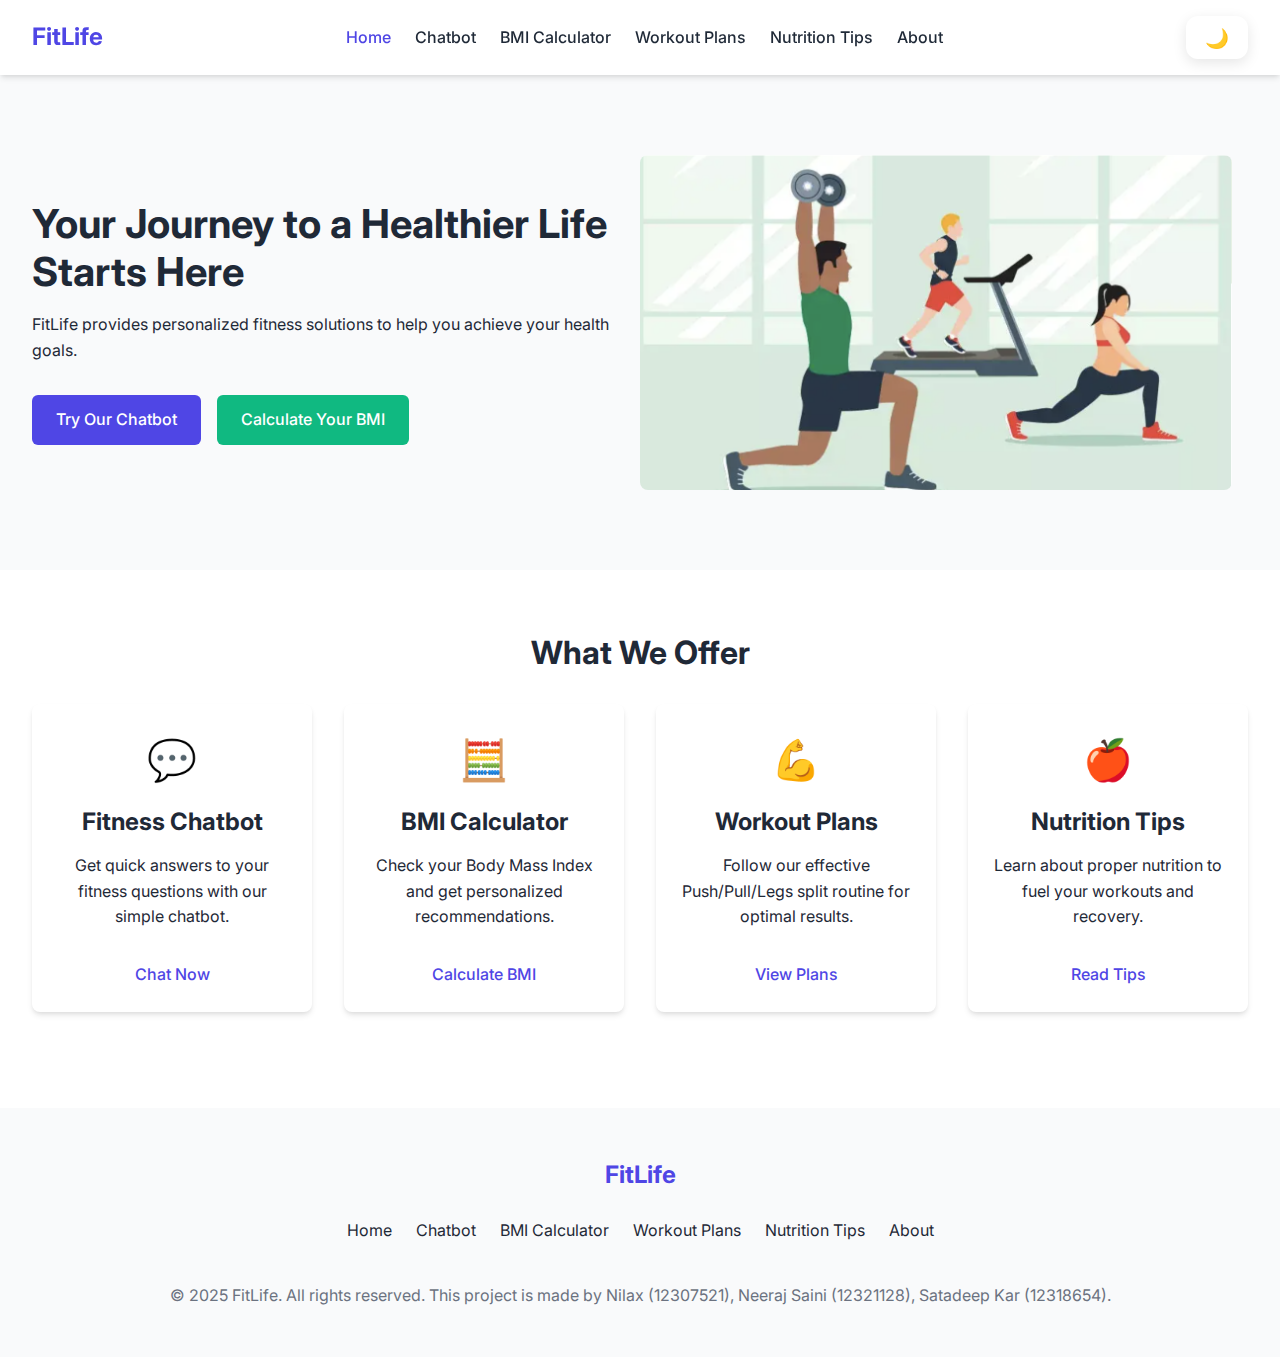
<file: docs/index.html>
<!DOCTYPE html>
<html lang="en">
<head>
  <meta charset="UTF-8">
  <meta name="viewport" content="width=device-width, initial-scale=1.0">
  <title>FitLife - Your Fitness Companion</title>
  <link rel="stylesheet" href="styles.css">
  <link rel="stylesheet" href="https://fonts.googleapis.com/css2?family=Inter:wght@400;500;600;700&display=swap">
</head>
<body class="light-mode">
  <header>
    <nav class="navbar">
      <div class="logo">FitLife</div>
      <ul class="nav-links">
        <li><a href="index.html" class="active">Home</a></li>
        <li><a href="chatbot.html">Chatbot</a></li>
        <li><a href="bmi.html">BMI Calculator</a></li>
        <li><a href="workouts.html">Workout Plans</a></li>
        <li><a href="nutrition.html">Nutrition Tips</a></li>
        <li><a href="about.html">About</a></li>
      </ul>
      <button id="theme-toggle" aria-label="Toggle dark mode">
        <span class="theme-icon">🌙</span>
      </button>
      <div class="hamburger">
        <span></span>
        <span></span>
        <span></span>
      </div>
    </nav>
  </header>

  <main>
    <section class="hero">
      <div class="hero-content">
        <h1>Your Journey to a Healthier Life Starts Here</h1>
        <p>FitLife provides personalized fitness solutions to help you achieve your health goals.</p>
        <div class="cta-buttons">
          <a href="chatbot.html" class="btn primary">Try Our Chatbot</a>
          <a href="bmi.html" class="btn secondary">Calculate Your BMI</a>
        </div>
      </div>
      <div class="hero-image">
        <img src="exer.png?height=200&width=250" alt="Person exercising" loading="lazy">
      </div>
    </section>

    <section class="features">
      <h2>What We Offer</h2>
      <div class="feature-cards">
        <div class="card">
          <div class="card-icon">💬</div>
          <h3>Fitness Chatbot</h3>
          <p>Get quick answers to your fitness questions with our simple chatbot.</p>
          <a href="chatbot.html" class="card-link">Chat Now</a>
        </div>
        <div class="card">
          <div class="card-icon">🧮</div>
          <h3>BMI Calculator</h3>
          <p>Check your Body Mass Index and get personalized recommendations.</p>
          <a href="bmi.html" class="card-link">Calculate BMI</a>
        </div>
        <div class="card">
          <div class="card-icon">💪</div>
          <h3>Workout Plans</h3>
          <p>Follow our effective Push/Pull/Legs split routine for optimal results.</p>
          <a href="workouts.html" class="card-link">View Plans</a>
        </div>
        <div class="card">
          <div class="card-icon">🍎</div>
          <h3>Nutrition Tips</h3>
          <p>Learn about proper nutrition to fuel your workouts and recovery.</p>
          <a href="nutrition.html" class="card-link">Read Tips</a>
        </div>
      </div>
    </section>

    
  </main>

  <footer>
    <div class="footer-content">
      <div class="footer-logo">FitLife</div>
      <div class="footer-links">
        <a href="index.html">Home</a>
        <a href="chatbot.html">Chatbot</a>
        <a href="bmi.html">BMI Calculator</a>
        <a href="workouts.html">Workout Plans</a>
        <a href="nutrition.html">Nutrition Tips</a>
        <a href="about.html">About</a>
      </div>
      <div class="footer-copyright">
        &copy; 2025 FitLife. All rights reserved. This project is made by Nilax (12307521), Neeraj Saini (12321128), Satadeep Kar (12318654).
      </div>
    </div>
  </footer>

  <script src="script.js"></script>
  <script src="theme.js"></script>
</body>
</html>
</file>
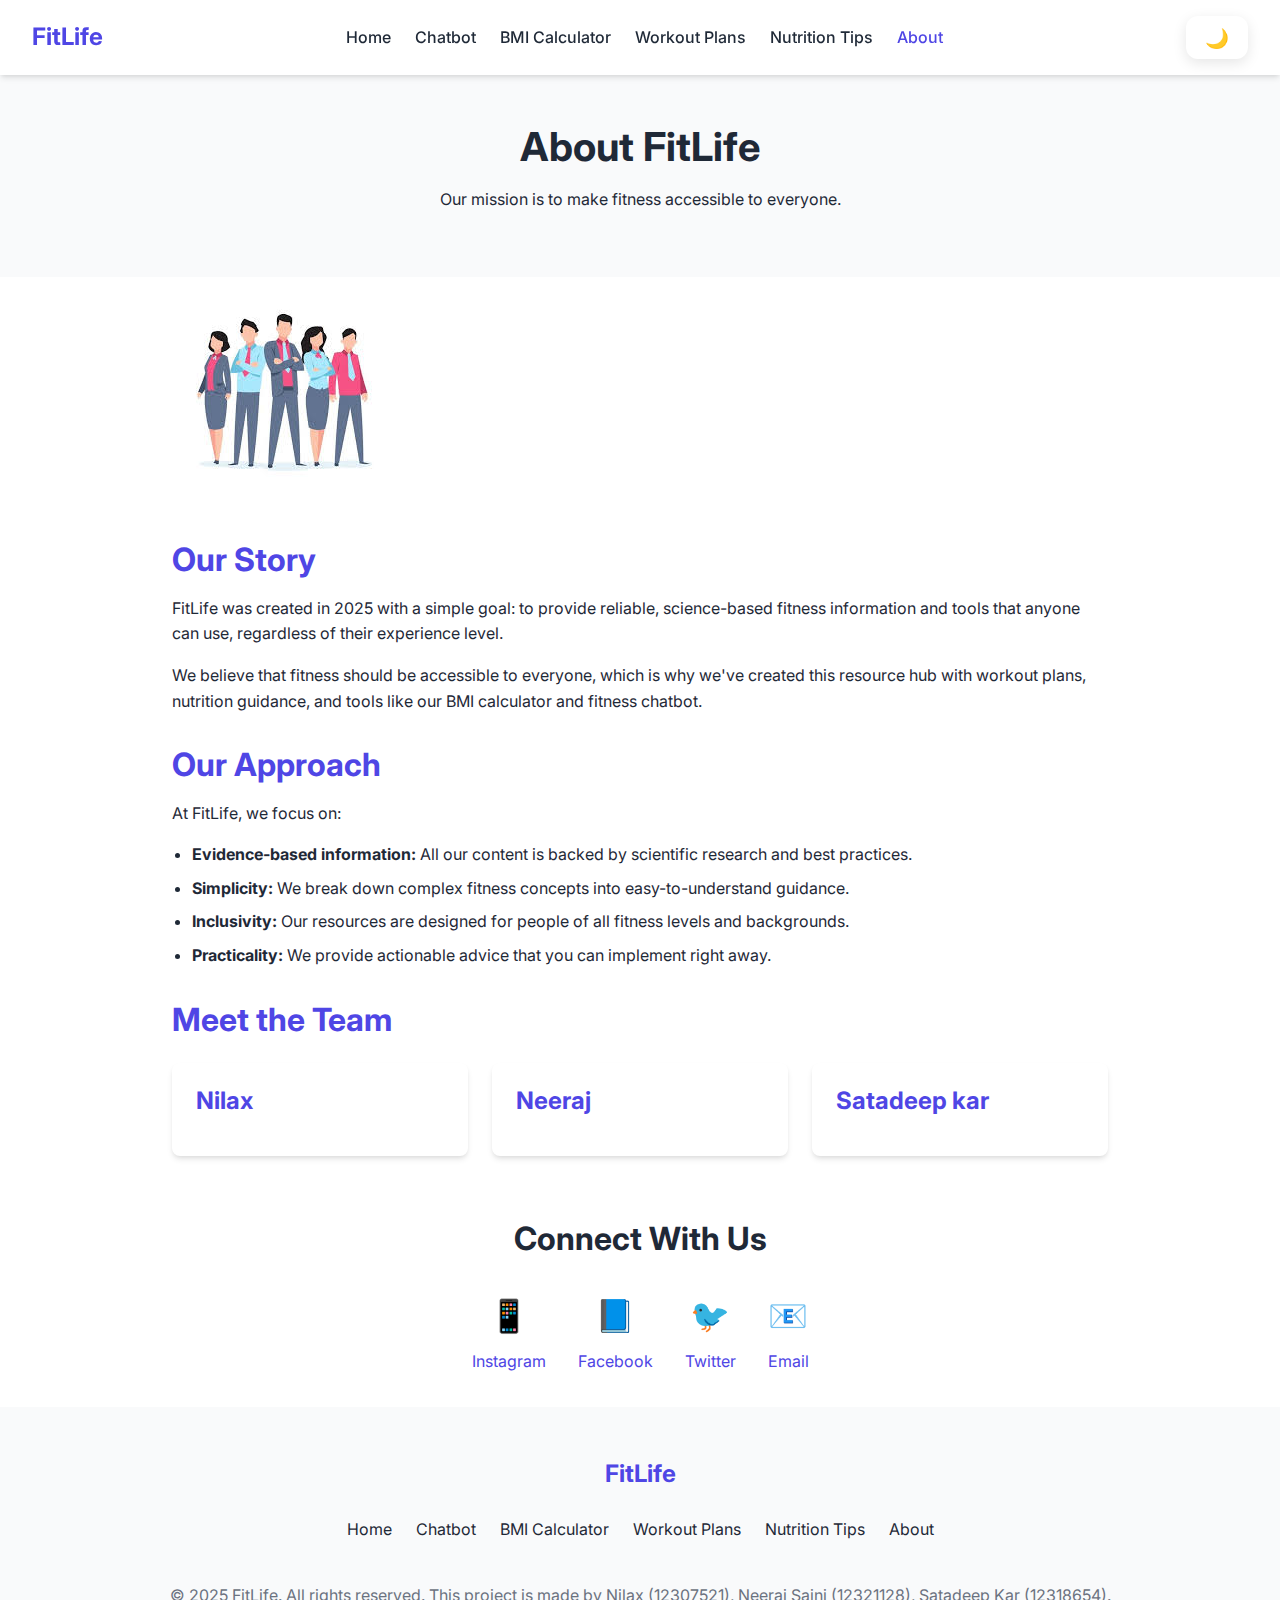
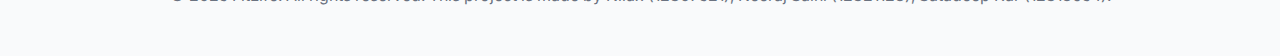
<file: docs/about.html>
<!DOCTYPE html>
<html lang="en">
<head>
  <meta charset="UTF-8">
  <meta name="viewport" content="width=device-width, initial-scale=1.0">
  <title>About - FitLife</title>
  <link rel="stylesheet" href="styles.css">
  <link rel="stylesheet" href="https://fonts.googleapis.com/css2?family=Inter:wght@400;500;600;700&display=swap">
</head>
<body class="light-mode">
  <header>
    <nav class="navbar">
      <div class="logo">FitLife</div>
      <ul class="nav-links">
        <li><a href="index.html">Home</a></li>
        <li><a href="chatbot.html">Chatbot</a></li>
        <li><a href="bmi.html">BMI Calculator</a></li>
        <li><a href="workouts.html">Workout Plans</a></li>
        <li><a href="nutrition.html">Nutrition Tips</a></li>
        <li><a href="about.html" class="active">About</a></li>
      </ul>
      <button id="theme-toggle" aria-label="Toggle dark mode">
        <span class="theme-icon">🌙</span>
      </button>
      <div class="hamburger">
        <span></span>
        <span></span>
        <span></span>
      </div>
    </nav>
  </header>

  <main>
    <section class="page-header">
      <h1>About FitLife</h1>
      <p>Our mission is to make fitness accessible to everyone.</p>
    </section>

    <section class="about-content">
      <div class="about-image">
        <img src="team.jpg" alt="FitLife team" loading="lazy">
      </div>
      
      <div class="about-text">
        <h2>Our Story</h2>
        <p>FitLife was created in 2025 with a simple goal: to provide reliable, science-based fitness information and tools that anyone can use, regardless of their experience level.</p>
        
        <p>We believe that fitness should be accessible to everyone, which is why we've created this resource hub with workout plans, nutrition guidance, and tools like our BMI calculator and fitness chatbot.</p>
        
        <h2>Our Approach</h2>
        <p>At FitLife, we focus on:</p>
        <ul>
          <li><strong>Evidence-based information:</strong> All our content is backed by scientific research and best practices.</li>
          <li><strong>Simplicity:</strong> We break down complex fitness concepts into easy-to-understand guidance.</li>
          <li><strong>Inclusivity:</strong> Our resources are designed for people of all fitness levels and backgrounds.</li>
          <li><strong>Practicality:</strong> We provide actionable advice that you can implement right away.</li>
        </ul>
        
        <h2>Meet the Team</h2>
        <div class="team-members">
          <div class="team-member">
            <h3>Nilax</h3>
            
          </div>
          
          <div class="team-member">
            <h3>Neeraj</h3>
          </div>
          
          <div class="team-member">
            <h3>Satadeep kar</h3>
          
          </div>
        </div>
      </div>
    </section>

    <section class="contact-section">
      <h2>Connect With Us</h2>
      <div class="social-links">
        <a href="#" class="social-link">
          <div class="social-icon">📱</div>
          <span>Instagram</span>
        </a>
        <a href="#" class="social-link">
          <div class="social-icon">📘</div>
          <span>Facebook</span>
        </a>
        <a href="#" class="social-link">
          <div class="social-icon">🐦</div>
          <span>Twitter</span>
        </a>
        <a href="#" class="social-link">
          <div class="social-icon">📧</div>
          <span>Email</span>
        </a>
      </div>
    </section>
  </main>

  <footer>
    <div class="footer-content">
      <div class="footer-logo">FitLife</div>
      <div class="footer-links">
        <a href="index.html">Home</a>
        <a href="chatbot.html">Chatbot</a>
        <a href="bmi.html">BMI Calculator</a>
        <a href="workouts.html">Workout Plans</a>
        <a href="nutrition.html">Nutrition Tips</a>
        <a href="about.html">About</a>
      </div>
      <div class="footer-copyright">
        &copy; 2025 FitLife. All rights reserved. This project is made by Nilax (12307521), Neeraj Saini (12321128), Satadeep Kar (12318654).
      </div>
    </div>
  </footer>

  <script src="script.js"></script>
  <script src="theme.js"></script>
</body>
</html>
</file>
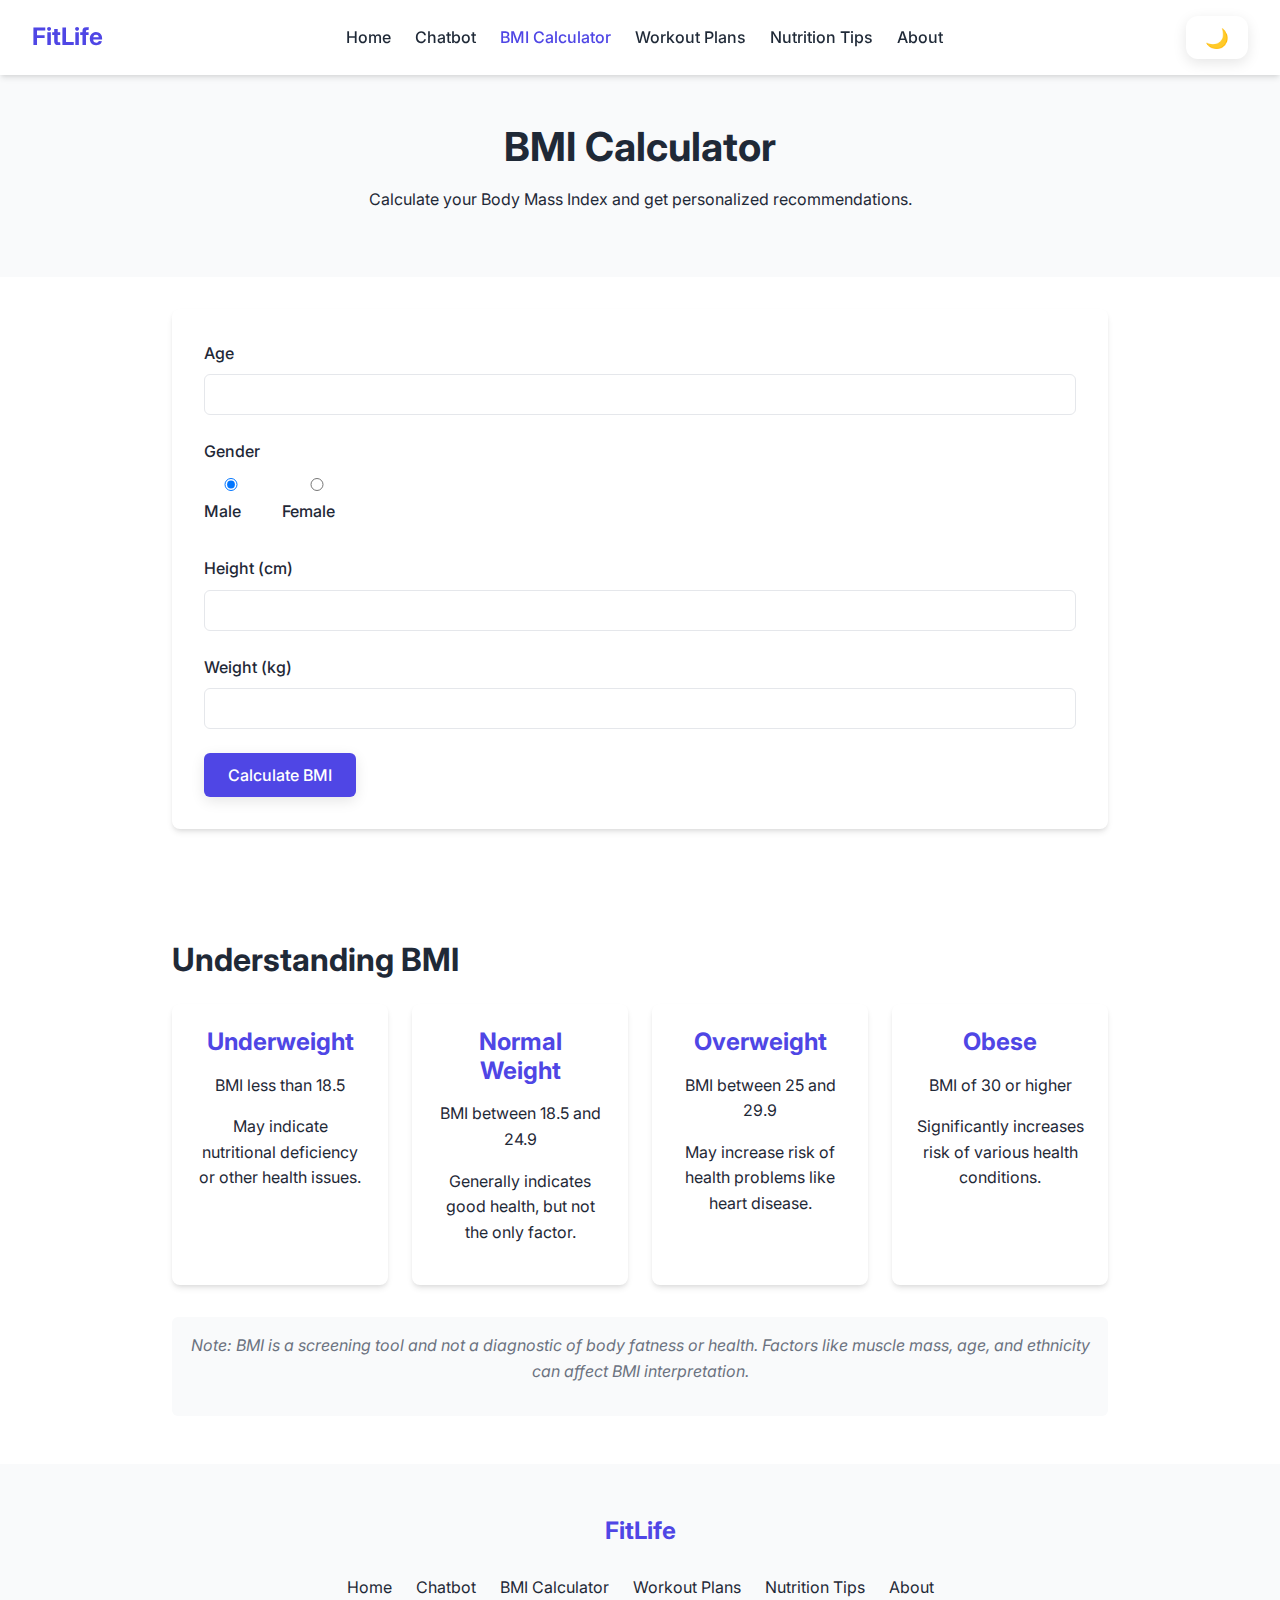
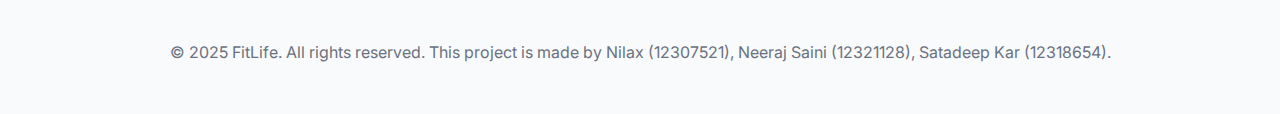
<file: docs/bmi.html>
<!DOCTYPE html>
<html lang="en">
<head>
  <meta charset="UTF-8">
  <meta name="viewport" content="width=device-width, initial-scale=1.0">
  <title>BMI Calculator - FitLife</title>
  <link rel="stylesheet" href="styles.css">
  <link rel="stylesheet" href="https://fonts.googleapis.com/css2?family=Inter:wght@400;500;600;700&display=swap">
</head>
<body class="light-mode">
  <header>
    <nav class="navbar">
      <div class="logo">FitLife</div>
      <ul class="nav-links">
        <li><a href="index.html">Home</a></li>
        <li><a href="chatbot.html">Chatbot</a></li>
        <li><a href="bmi.html" class="active">BMI Calculator</a></li>
        <li><a href="workouts.html">Workout Plans</a></li>
        <li><a href="nutrition.html">Nutrition Tips</a></li>
        <li><a href="about.html">About</a></li>
      </ul>
      <button id="theme-toggle" aria-label="Toggle dark mode">
        <span class="theme-icon">🌙</span>
      </button>
      <div class="hamburger">
        <span></span>
        <span></span>
        <span></span>
      </div>
    </nav>
  </header>

  <main>
    <section class="page-header">
      <h1>BMI Calculator</h1>
      <p>Calculate your Body Mass Index and get personalized recommendations.</p>
    </section>

    <section class="bmi-container">
      <div class="bmi-calculator">
        <form id="bmi-form">
          <div class="form-group">
            <label for="age">Age</label>
            <input type="number" id="age" min="18" max="100" required>
          </div>
          
          <div class="form-group">
            <label>Gender</label>
            <div class="radio-group">
              <label>
                <input type="radio" name="gender" value="male" checked> Male
              </label>
              <label>
                <input type="radio" name="gender" value="female"> Female
              </label>
            </div>
          </div>
          
          <div class="form-group">
            <label for="height">Height (cm)</label>
            <input type="number" id="height" min="100" max="250" required>
          </div>
          
          <div class="form-group">
            <label for="weight">Weight (kg)</label>
            <input type="number" id="weight" min="30" max="300" required>
          </div>
          
          <button type="submit" class="btn primary">Calculate BMI</button>
        </form>
      </div>
      
      <div class="bmi-result" id="bmi-result">
        <div class="result-card hidden" id="result-card">
          <h3>Your BMI Result</h3>
          <div class="bmi-value" id="bmi-value">--</div>
          <div class="bmi-category" id="bmi-category">--</div>
          <div class="bmi-meter">
            <div class="meter-scale">
              <div class="meter-section underweight">Underweight</div>
              <div class="meter-section normal">Normal</div>
              <div class="meter-section overweight">Overweight</div>
              <div class="meter-section obese">Obese</div>
            </div>
            <div class="meter-pointer" id="meter-pointer"></div>
          </div>
          <div class="bmi-suggestion" id="bmi-suggestion"></div>
        </div>
      </div>
    </section>

    <section class="bmi-info">
      <h2>Understanding BMI</h2>
      <div class="bmi-categories">
        <div class="category-card">
          <h3>Underweight</h3>
          <p>BMI less than 18.5</p>
          <p>May indicate nutritional deficiency or other health issues.</p>
        </div>
        <div class="category-card">
          <h3>Normal Weight</h3>
          <p>BMI between 18.5 and 24.9</p>
          <p>Generally indicates good health, but not the only factor.</p>
        </div>
        <div class="category-card">
          <h3>Overweight</h3>
          <p>BMI between 25 and 29.9</p>
          <p>May increase risk of health problems like heart disease.</p>
        </div>
        <div class="category-card">
          <h3>Obese</h3>
          <p>BMI of 30 or higher</p>
          <p>Significantly increases risk of various health conditions.</p>
        </div>
      </div>
      <div class="bmi-disclaimer">
        <p>Note: BMI is a screening tool and not a diagnostic of body fatness or health. Factors like muscle mass, age, and ethnicity can affect BMI interpretation.</p>
      </div>
    </section>
  </main>

  <footer>
    <div class="footer-content">
      <div class="footer-logo">FitLife</div>
      <div class="footer-links">
        <a href="index.html">Home</a>
        <a href="chatbot.html">Chatbot</a>
        <a href="bmi.html">BMI Calculator</a>
        <a href="workouts.html">Workout Plans</a>
        <a href="nutrition.html">Nutrition Tips</a>
        <a href="about.html">About</a>
      </div>
      <div class="footer-copyright">
        &copy; 2025 FitLife. All rights reserved. This project is made by Nilax (12307521), Neeraj Saini (12321128), Satadeep Kar (12318654).
      </div>
    </div>
  </footer>

  <script src="script.js"></script>
  <script src="bmi.js"></script>
  <script src="theme.js"></script>
</body>
</html>
</file>
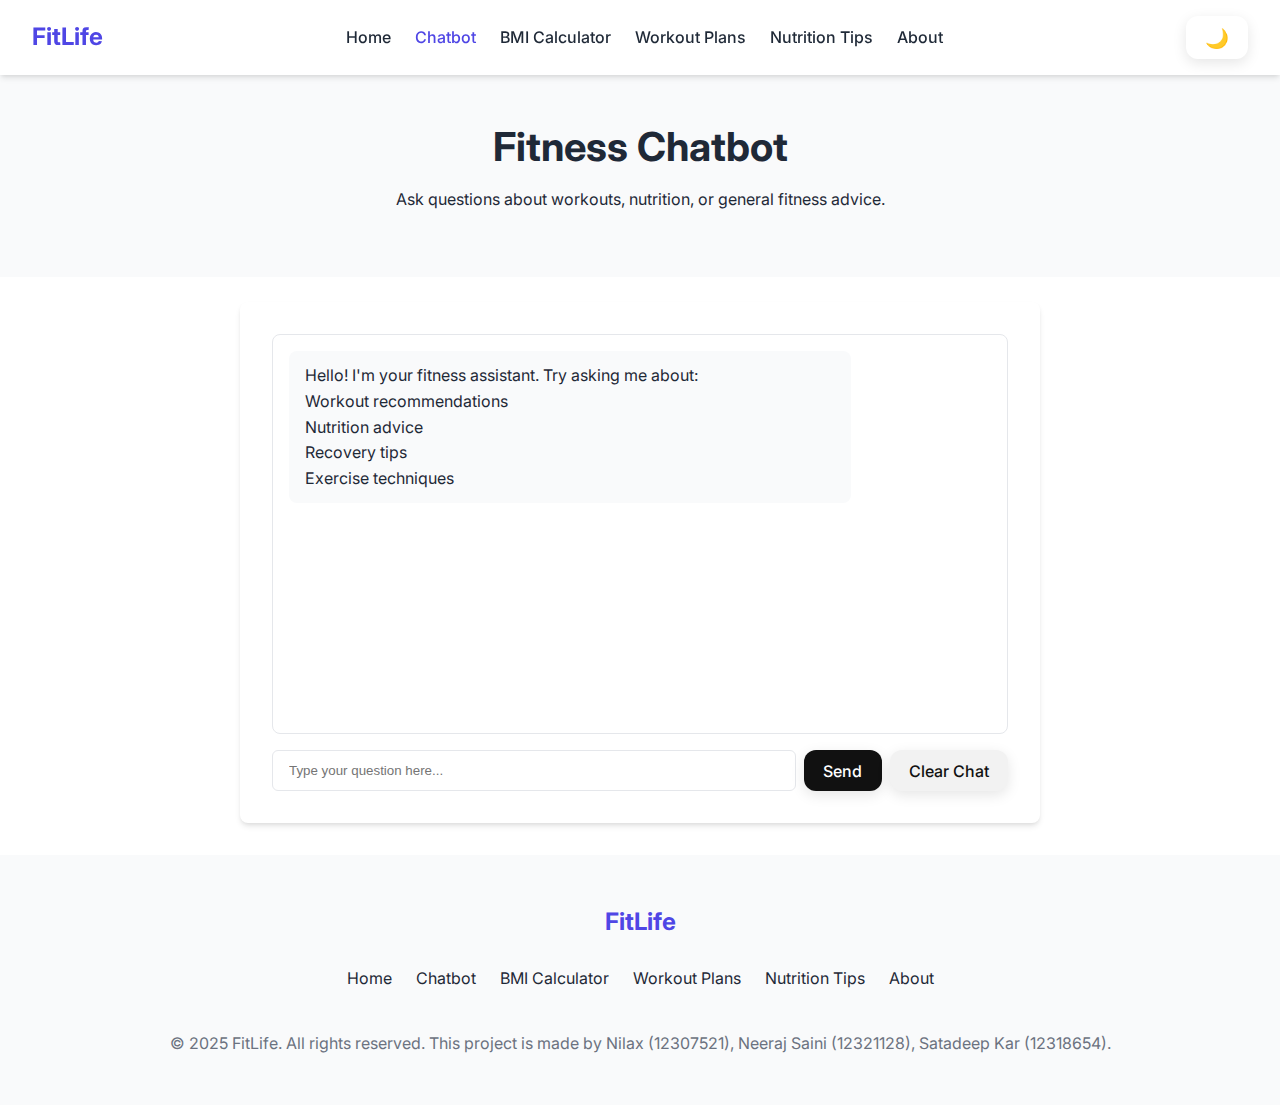
<file: docs/chatbot.html>
<!DOCTYPE html>
<html lang="en">
<head>
  <meta charset="UTF-8">
  <meta name="viewport" content="width=device-width, initial-scale=1.0">
  <title>Fitness Chatbot - FitLife</title>
  <link rel="stylesheet" href="styles.css">
  <link rel="stylesheet" href="https://fonts.googleapis.com/css2?family=Inter:wght@400;500;600;700&display=swap">
</head>
<body class="light-mode">
  <header>
    <nav class="navbar">
      <div class="logo">FitLife</div>
      <ul class="nav-links">
        <li><a href="index.html">Home</a></li>
        <li><a href="chatbot.html" class="active">Chatbot</a></li>
        <li><a href="bmi.html">BMI Calculator</a></li>
        <li><a href="workouts.html">Workout Plans</a></li>
        <li><a href="nutrition.html">Nutrition Tips</a></li>
        <li><a href="about.html">About</a></li>
      </ul>
      <button id="theme-toggle" aria-label="Toggle dark mode">
        <span class="theme-icon">🌙</span>
      </button>
      <div class="hamburger">
        <span></span>
        <span></span>
        <span></span>
      </div>
    </nav>
  </header>

  <main>
    <section class="page-header">
      <h1>Fitness Chatbot</h1>
      <p>Ask questions about workouts, nutrition, or general fitness advice.</p>
    </section>
    <br>
    <section class="chatbot-container">
      <div class="chat-area" id="chat-area">
        <div class="message bot">
          <div class="message-content">
            Hello! I'm your fitness assistant. Try asking me about:
            <ul>
              <li>Workout recommendations</li>
              <li>Nutrition advice</li>
              <li>Recovery tips</li>
              <li>Exercise techniques</li>
            </ul>
          </div>
        </div>
      </div>
      <div class="chat-input">
        <input type="text" id="user-input" placeholder="Type your question here..." aria-label="Type your message">
        <button id="send-btn">Send</button>
        <button id="clear-chat" class="secondary">Clear Chat</button>
      </div>
    </section>

    
  </main>

  <footer>
    <div class="footer-content">
      <div class="footer-logo">FitLife</div>
      <div class="footer-links">
        <a href="index.html">Home</a>
        <a href="chatbot.html">Chatbot</a>
        <a href="bmi.html">BMI Calculator</a>
        <a href="workouts.html">Workout Plans</a>
        <a href="nutrition.html">Nutrition Tips</a>
        <a href="about.html">About</a>
      </div>
      <div class="footer-copyright">
        &copy; 2025 FitLife. All rights reserved. This project is made by Nilax (12307521), Neeraj Saini (12321128), Satadeep Kar (12318654).
      </div>
    </div>
  </footer>

  <script src="script.js"></script>
  <script src="chatbot.js"></script>
  <script src="theme.js"></script>
</body>
</html>
</file>
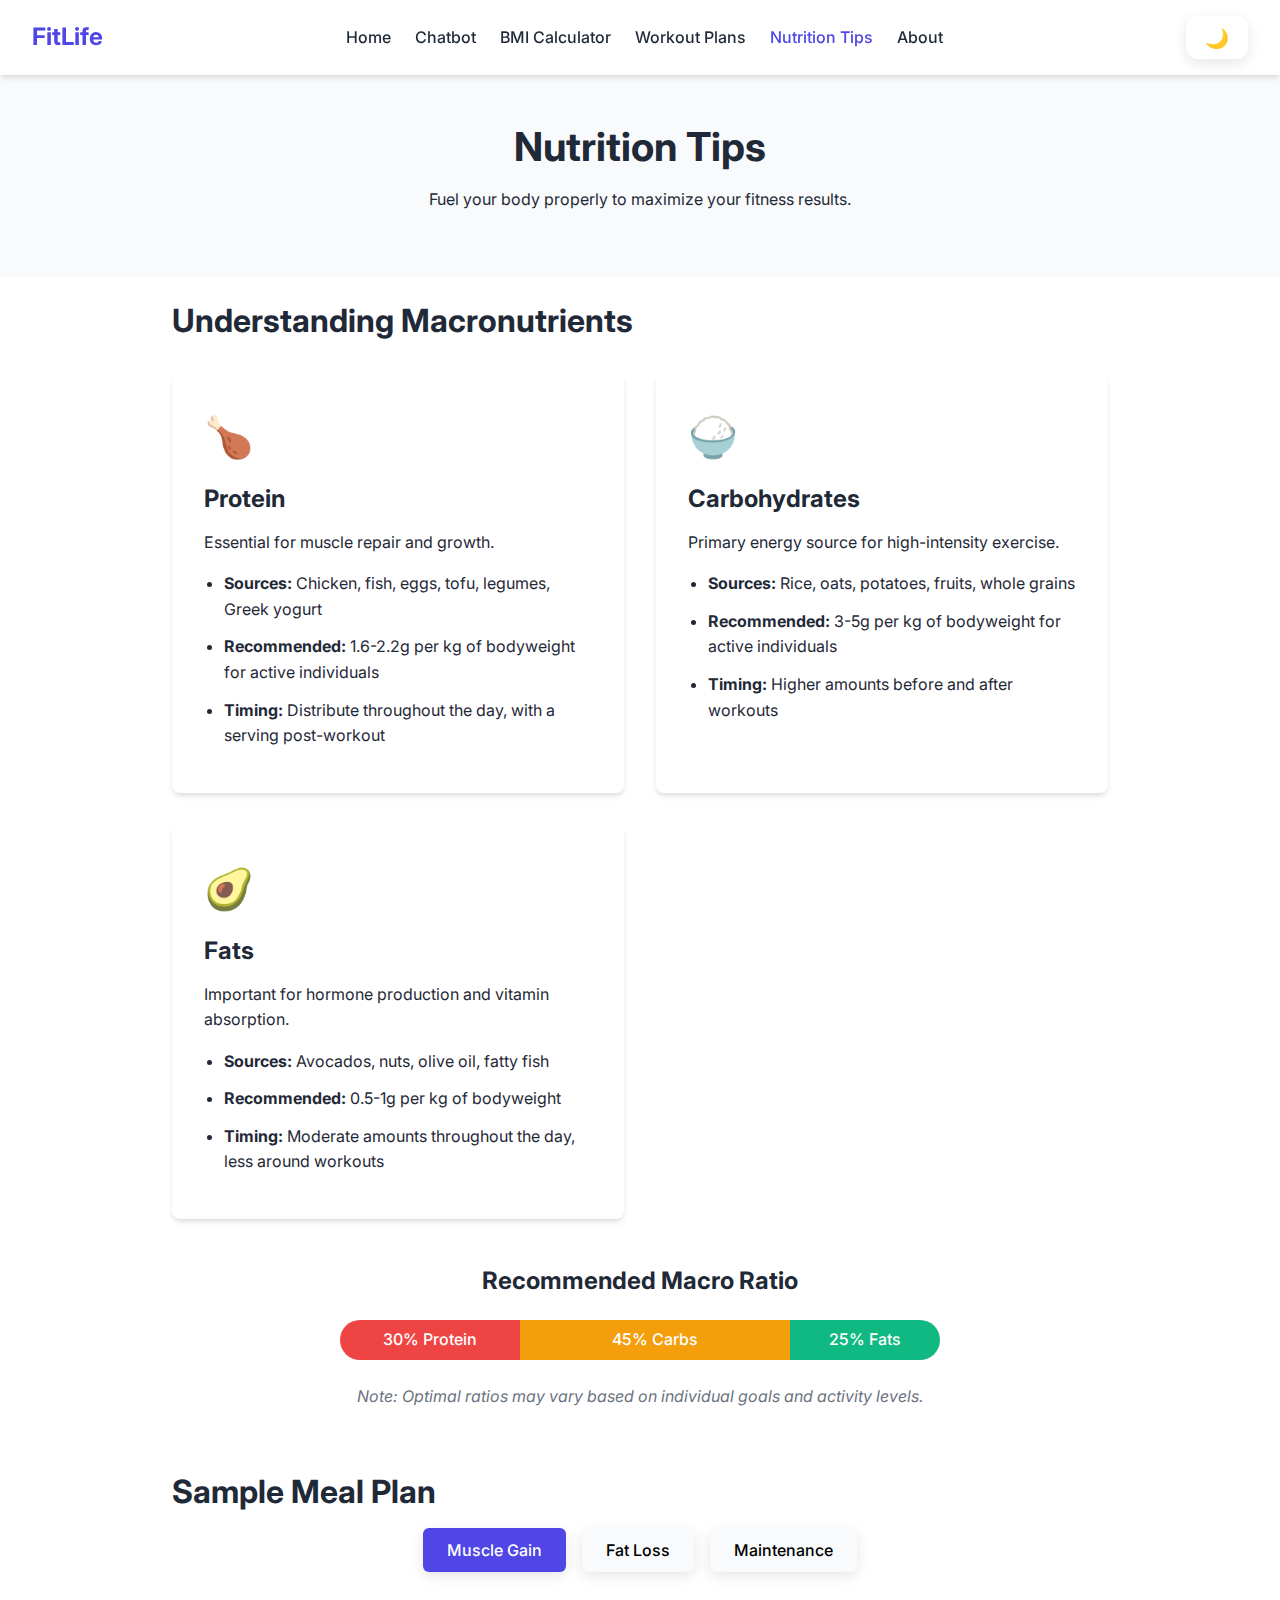
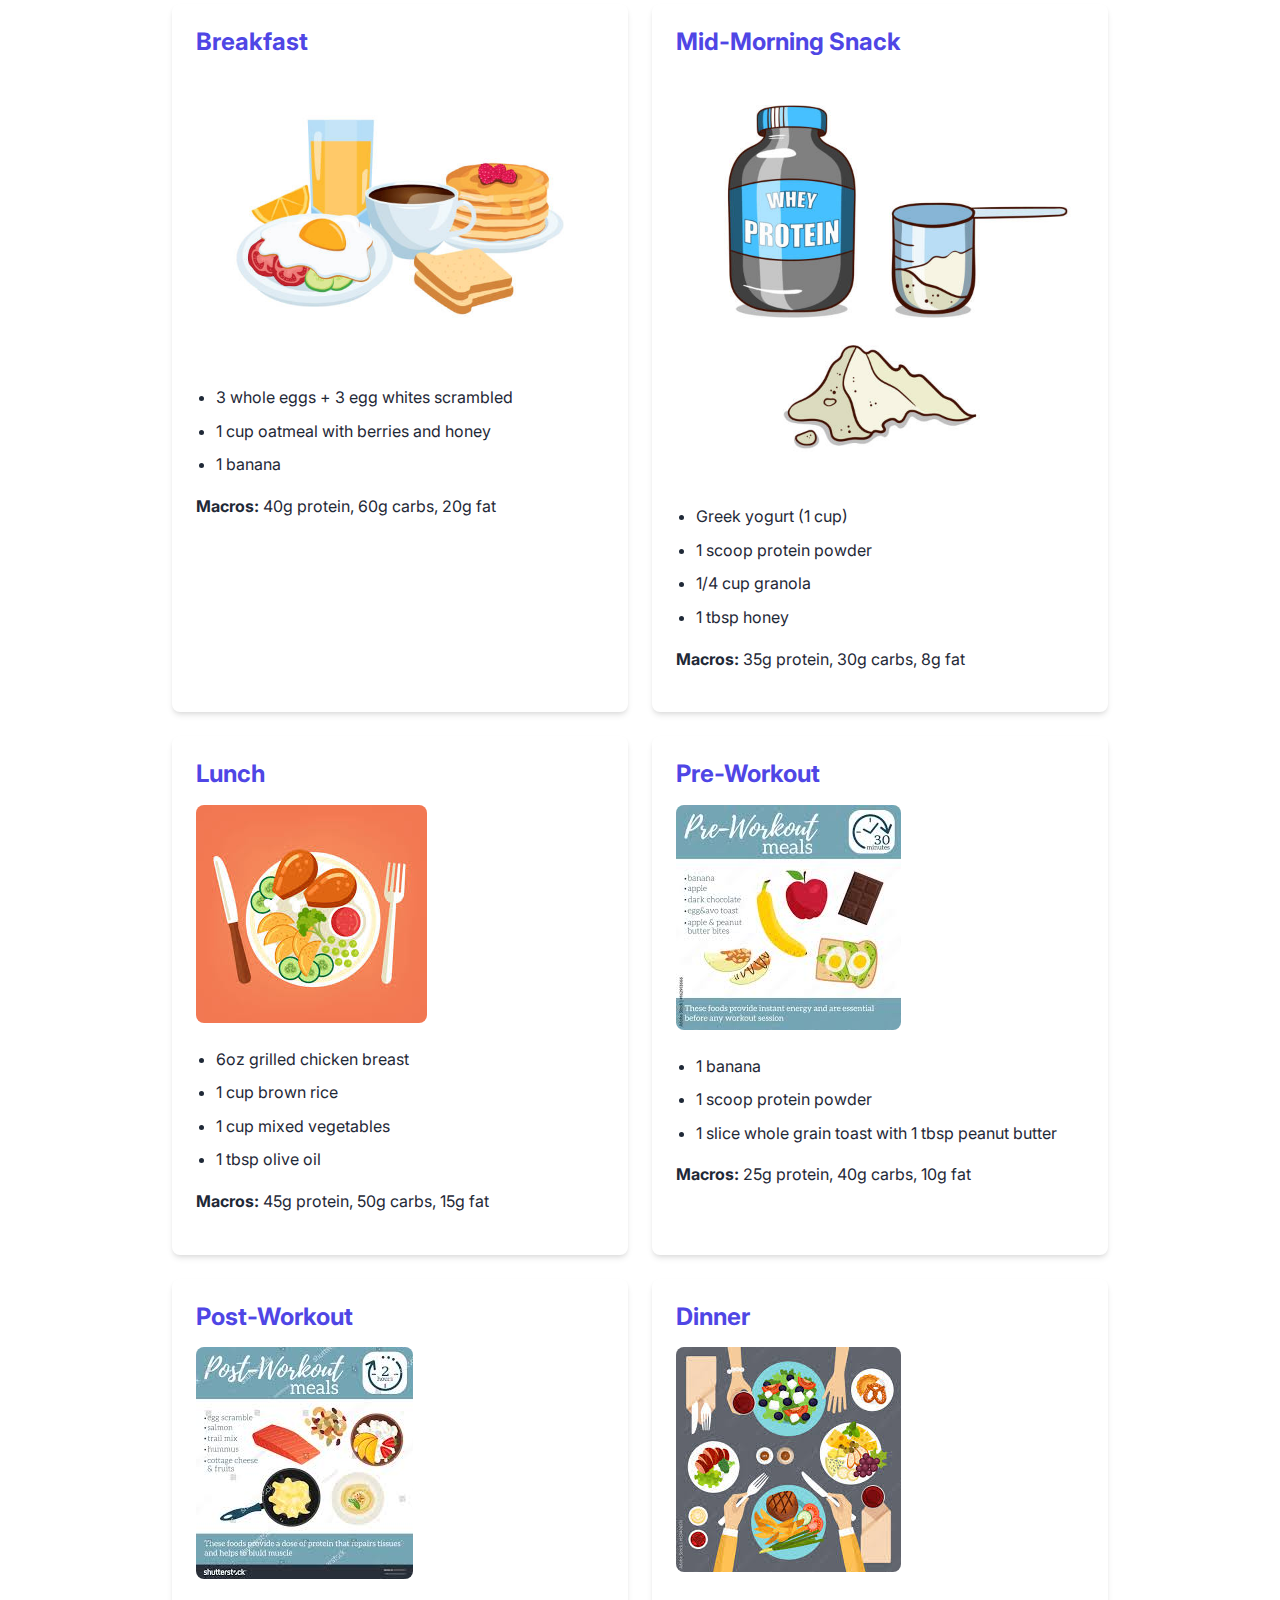
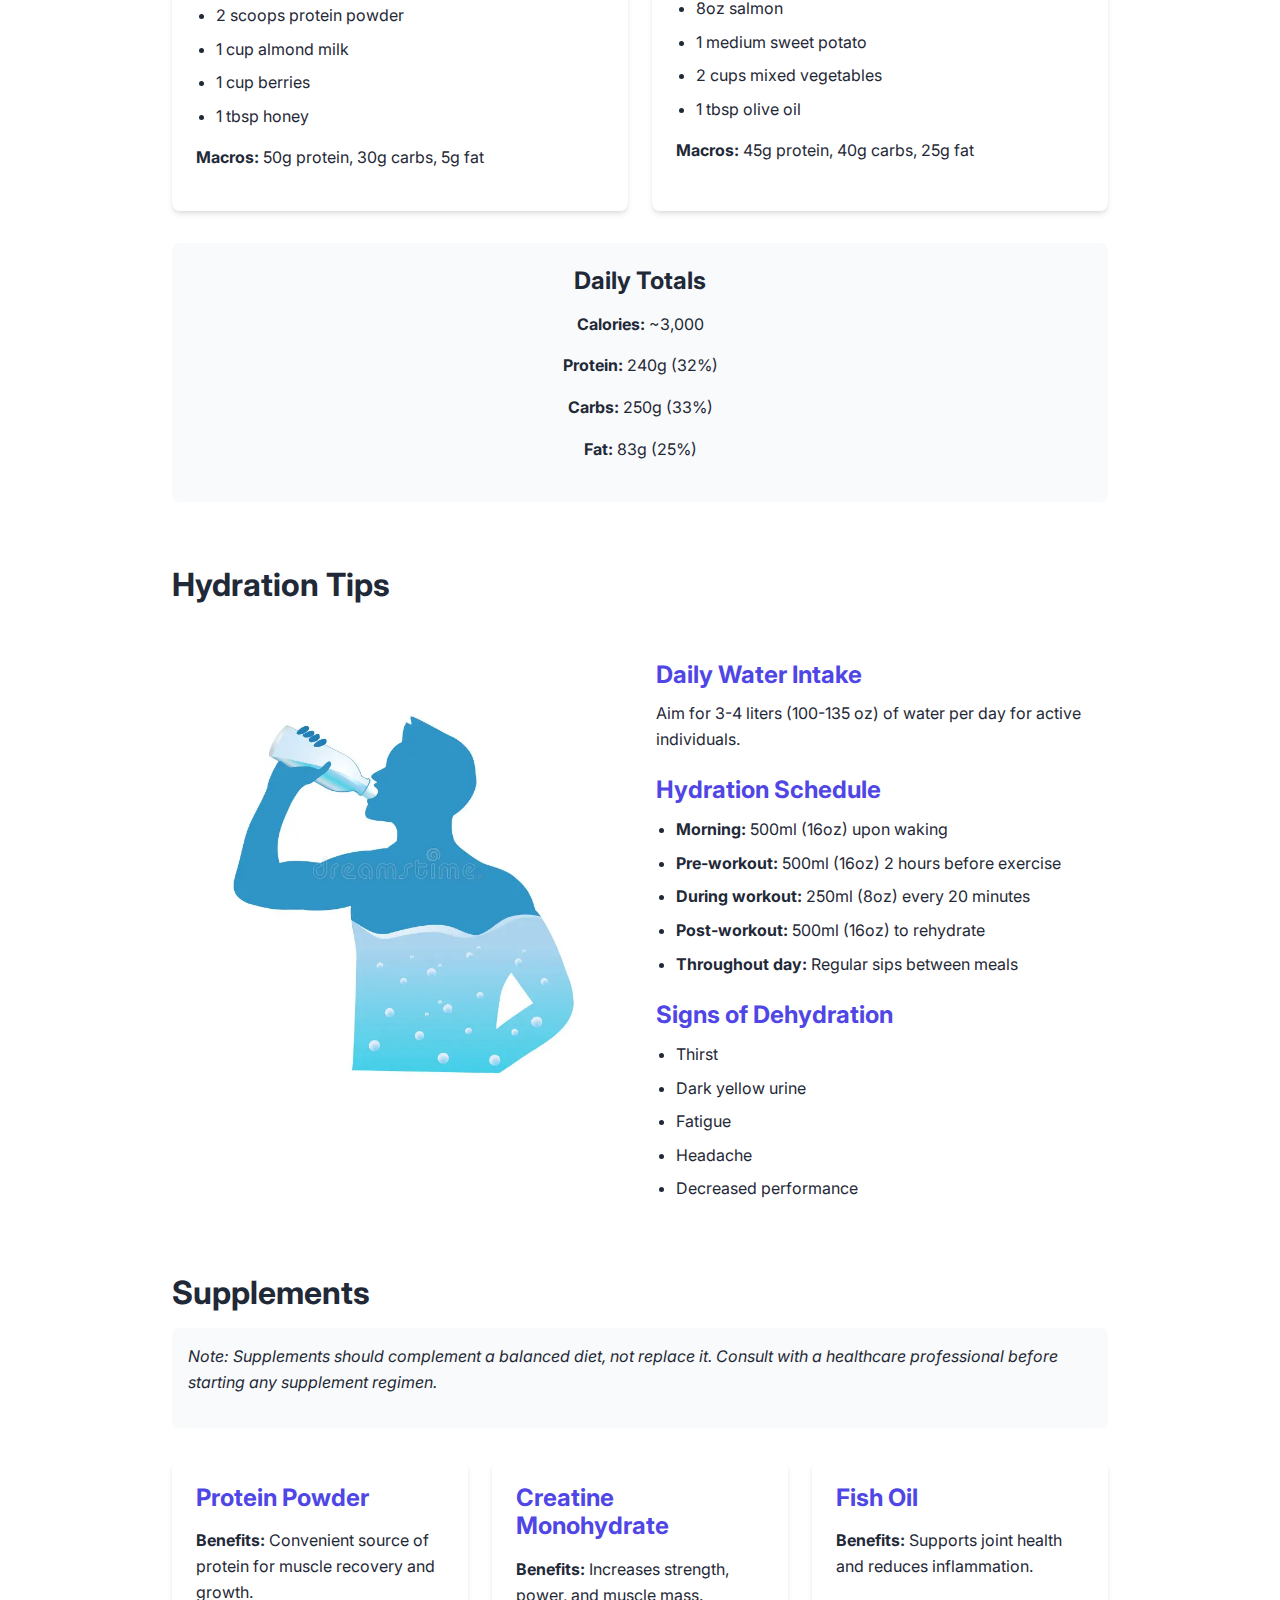
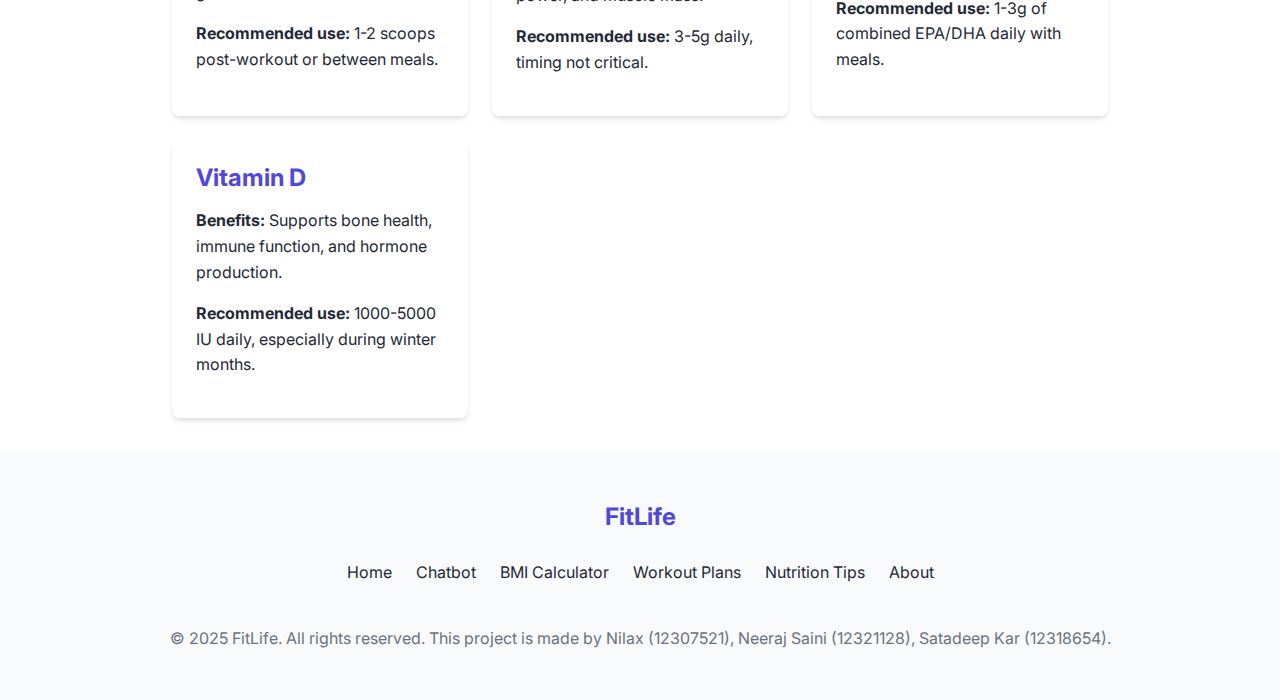
<file: docs/nutrition.html>
<!DOCTYPE html>
<html lang="en">
<head>
  <meta charset="UTF-8">
  <meta name="viewport" content="width=device-width, initial-scale=1.0">
  <title>Nutrition Tips - FitLife</title>
  <link rel="stylesheet" href="styles.css">
  <link rel="stylesheet" href="https://fonts.googleapis.com/css2?family=Inter:wght@400;500;600;700&display=swap">
</head>
<body class="light-mode">
  <header>
    <nav class="navbar">
      <div class="logo">FitLife</div>
      <ul class="nav-links">
        <li><a href="index.html">Home</a></li>
        <li><a href="chatbot.html">Chatbot</a></li>
        <li><a href="bmi.html">BMI Calculator</a></li>
        <li><a href="workouts.html">Workout Plans</a></li>
        <li><a href="nutrition.html" class="active">Nutrition Tips</a></li>
        <li><a href="about.html">About</a></li>
      </ul>
      <button id="theme-toggle" aria-label="Toggle dark mode">
        <span class="theme-icon">🌙</span>
      </button>
      <div class="hamburger">
        <span></span>
        <span></span>
        <span></span>
      </div>
    </nav>
  </header>

  <main>
    <section class="page-header">
      <h1>Nutrition Tips</h1>
      <p>Fuel your body properly to maximize your fitness results.</p>
    </section>

    <section class="nutrition-macros">
      <br>
      <h2>Understanding Macronutrients</h2>
      <div class="macro-cards">
        <div class="macro-card">
          <div class="macro-icon">🍗</div>
          <h3>Protein</h3>
          <p>Essential for muscle repair and growth.</p>
          <ul>
            <li><strong>Sources:</strong> Chicken, fish, eggs, tofu, legumes, Greek yogurt</li>
            <li><strong>Recommended:</strong> 1.6-2.2g per kg of bodyweight for active individuals</li>
            <li><strong>Timing:</strong> Distribute throughout the day, with a serving post-workout</li>
          </ul>
        </div>
        
        <div class="macro-card">
          <div class="macro-icon">🍚</div>
          <h3>Carbohydrates</h3>
          <p>Primary energy source for high-intensity exercise.</p>
          <ul>
            <li><strong>Sources:</strong> Rice, oats, potatoes, fruits, whole grains</li>
            <li><strong>Recommended:</strong> 3-5g per kg of bodyweight for active individuals</li>
            <li><strong>Timing:</strong> Higher amounts before and after workouts</li>
          </ul>
        </div>
        
        <div class="macro-card">
          <div class="macro-icon">🥑</div>
          <h3>Fats</h3>
          <p>Important for hormone production and vitamin absorption.</p>
          <ul>
            <li><strong>Sources:</strong> Avocados, nuts, olive oil, fatty fish</li>
            <li><strong>Recommended:</strong> 0.5-1g per kg of bodyweight</li>
            <li><strong>Timing:</strong> Moderate amounts throughout the day, less around workouts</li>
          </ul>
        </div>
      </div>
      
      <div class="macro-ratio">
        <h3>Recommended Macro Ratio</h3>
        <div class="ratio-chart">
          <div class="ratio-bar">
            <div class="ratio-segment protein" style="width: 30%;">30% Protein</div>
            <div class="ratio-segment carbs" style="width: 45%;">45% Carbs</div>
            <div class="ratio-segment fats" style="width: 25%;">25% Fats</div>
          </div>
        </div>
        <p class="ratio-note">Note: Optimal ratios may vary based on individual goals and activity levels.</p>
      </div>
    </section>

    <section class="meal-plan">
      <h2>Sample Meal Plan</h2>
      <div class="meal-tabs">
        <button class="meal-tab active" data-meal="muscle-gain">Muscle Gain</button>
        <button class="meal-tab" data-meal="fat-loss">Fat Loss</button>
        <button class="meal-tab" data-meal="maintenance">Maintenance</button>
      </div>
      
      <div class="meal-content active" id="muscle-gain-content">
        <div class="daily-meals">
          <div class="meal">
            <h3>Breakfast</h3>
            <img src="breakfasttt.jpg" alt="Breakfast meal" loading="lazy">
            <ul>
              <li>3 whole eggs + 3 egg whites scrambled</li>
              <li>1 cup oatmeal with berries and honey</li>
              <li>1 banana</li>
            </ul>
            <p><strong>Macros:</strong> 40g protein, 60g carbs, 20g fat</p>
          </div>
          
          <div class="meal">
            <h3>Mid-Morning Snack</h3>
            <img src="protein.jpg" alt="Mid-morning snack" loading="lazy">
            <ul>
              <li>Greek yogurt (1 cup)</li>
              <li>1 scoop protein powder</li>
              <li>1/4 cup granola</li>
              <li>1 tbsp honey</li>
            </ul>
            <p><strong>Macros:</strong> 35g protein, 30g carbs, 8g fat</p>
          </div>
          
          <div class="meal">
            <h3>Lunch</h3>
            <img src="lunchhh.jpg" alt="Lunch meal" loading="lazy">
            <ul>
              <li>6oz grilled chicken breast</li>
              <li>1 cup brown rice</li>
              <li>1 cup mixed vegetables</li>
              <li>1 tbsp olive oil</li>
            </ul>
            <p><strong>Macros:</strong> 45g protein, 50g carbs, 15g fat</p>
          </div>
          
          <div class="meal">
            <h3>Pre-Workout</h3>
            <img src="preworkout.jpg" alt="Pre-workout meal" loading="lazy">
            <ul>
              <li>1 banana</li>
              <li>1 scoop protein powder</li>
              <li>1 slice whole grain toast with 1 tbsp peanut butter</li>
            </ul>
            <p><strong>Macros:</strong> 25g protein, 40g carbs, 10g fat</p>
          </div>
          
          <div class="meal">
            <h3>Post-Workout</h3>
            <img src="postworkout.jpg" alt="Post-workout meal" loading="lazy">
            <ul>
              <li>2 scoops protein powder</li>
              <li>1 cup almond milk</li>
              <li>1 cup berries</li>
              <li>1 tbsp honey</li>
            </ul>
            <p><strong>Macros:</strong> 50g protein, 30g carbs, 5g fat</p>
          </div>
          
          <div class="meal">
            <h3>Dinner</h3>
            <img src="dinner.jpg" alt="Dinner meal" loading="lazy">
            <ul>
              <li>8oz salmon</li>
              <li>1 medium sweet potato</li>
              <li>2 cups mixed vegetables</li>
              <li>1 tbsp olive oil</li>
            </ul>
            <p><strong>Macros:</strong> 45g protein, 40g carbs, 25g fat</p>
          </div>
        </div>
        
        <div class="meal-plan-totals">
          <h3>Daily Totals</h3>
          <p><strong>Calories:</strong> ~3,000</p>
          <p><strong>Protein:</strong> 240g (32%)</p>
          <p><strong>Carbs:</strong> 250g (33%)</p>
          <p><strong>Fat:</strong> 83g (25%)</p>
        </div>
      </div>
      
      <div class="meal-content" id="fat-loss-content">
        <!-- Fat loss meal plan content would go here -->
        <p class="placeholder-text">Fat loss meal plan details will be displayed here.</p>
      </div>
      
      <div class="meal-content" id="maintenance-content">
        <!-- Maintenance meal plan content would go here -->
        <p class="placeholder-text">Maintenance meal plan details will be displayed here.</p>
      </div>
    </section>

    <section class="hydration">
      <h2>Hydration Tips</h2>
      <div class="hydration-content">
        <div class="hydration-image">
          <img src="waterrrrrrrr.webp" alt="Hydration illustration" loading="lazy">
        </div>
        <div class="hydration-tips">
          <h3>Daily Water Intake</h3>
          <p>Aim for 3-4 liters (100-135 oz) of water per day for active individuals.</p>
          
          <h3>Hydration Schedule</h3>
          <ul>
            <li><strong>Morning:</strong> 500ml (16oz) upon waking</li>
            <li><strong>Pre-workout:</strong> 500ml (16oz) 2 hours before exercise</li>
            <li><strong>During workout:</strong> 250ml (8oz) every 20 minutes</li>
            <li><strong>Post-workout:</strong> 500ml (16oz) to rehydrate</li>
            <li><strong>Throughout day:</strong> Regular sips between meals</li>
          </ul>
          
          <h3>Signs of Dehydration</h3>
          <ul>
            <li>Thirst</li>
            <li>Dark yellow urine</li>
            <li>Fatigue</li>
            <li>Headache</li>
            <li>Decreased performance</li>
          </ul>
        </div>
      </div>
    </section>

    <section class="supplements">
      <h2>Supplements</h2>
      <div class="supplement-disclaimer">
        <p>Note: Supplements should complement a balanced diet, not replace it. Consult with a healthcare professional before starting any supplement regimen.</p>
      </div>
      
      <div class="supplement-cards">
        <div class="supplement-card">
          <h3>Protein Powder</h3>
          <p><strong>Benefits:</strong> Convenient source of protein for muscle recovery and growth.</p>
          <p><strong>Recommended use:</strong> 1-2 scoops post-workout or between meals.</p>
        </div>
        
        <div class="supplement-card">
          <h3>Creatine Monohydrate</h3>
          <p><strong>Benefits:</strong> Increases strength, power, and muscle mass.</p>
          <p><strong>Recommended use:</strong> 3-5g daily, timing not critical.</p>
        </div>
        
        <div class="supplement-card">
          <h3>Fish Oil</h3>
          <p><strong>Benefits:</strong> Supports joint health and reduces inflammation.</p>
          <p><strong>Recommended use:</strong> 1-3g of combined EPA/DHA daily with meals.</p>
        </div>
        
        <div class="supplement-card">
          <h3>Vitamin D</h3>
          <p><strong>Benefits:</strong> Supports bone health, immune function, and hormone production.</p>
          <p><strong>Recommended use:</strong> 1000-5000 IU daily, especially during winter months.</p>
        </div>
      </div>
    </section>
  </main>

  <footer>
    <div class="footer-content">
      <div class="footer-logo">FitLife</div>
      <div class="footer-links">
        <a href="index.html">Home</a>
        <a href="chatbot.html">Chatbot</a>
        <a href="bmi.html">BMI Calculator</a>
        <a href="workouts.html">Workout Plans</a>
        <a href="nutrition.html">Nutrition Tips</a>
        <a href="about.html">About</a>
      </div>
      <div class="footer-copyright">
        &copy; 2025 FitLife. All rights reserved.  This project is made by Nilax (12307521), Neeraj Saini (12321128), Satadeep Kar (12318654).
      </div>
    </div>
  </footer>

  <script src="script.js"></script>
  <script src="theme.js"></script>
</body>
</html>
</file>
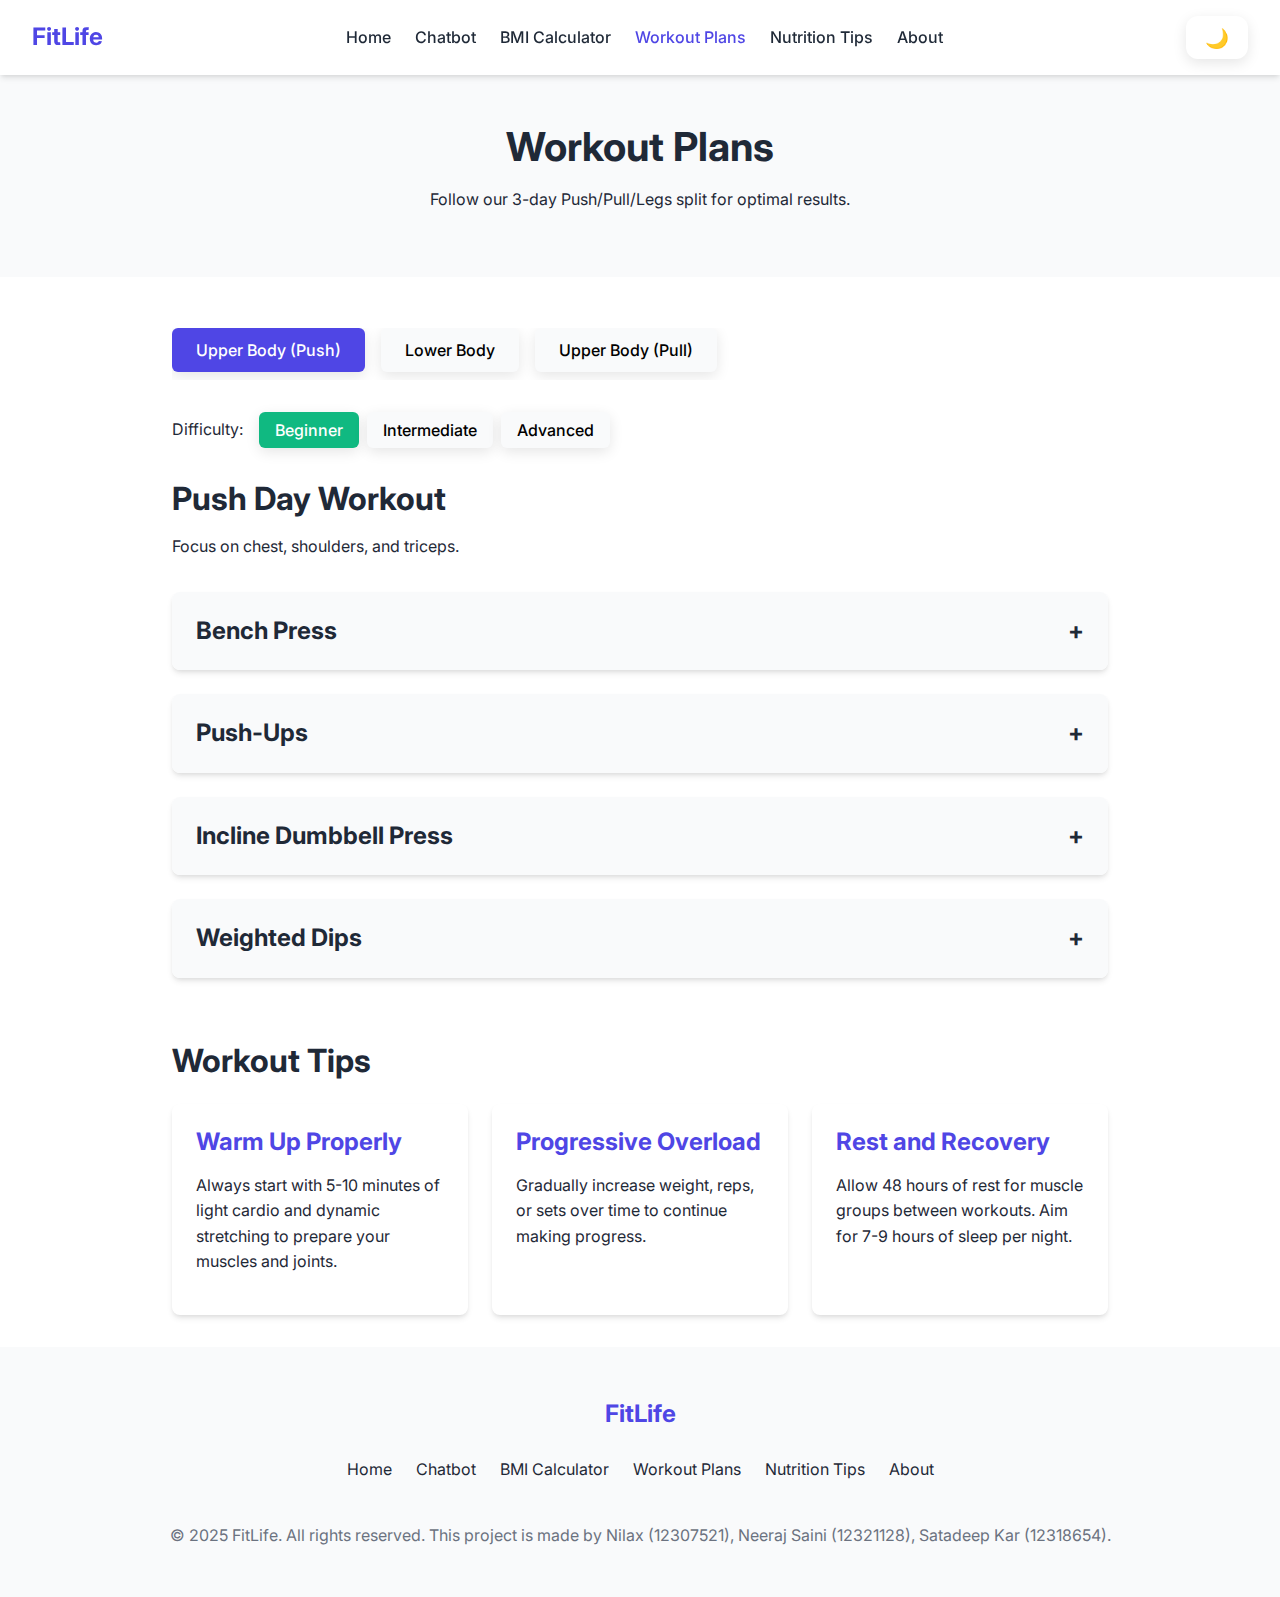
<file: docs/workouts.html>
<!DOCTYPE html>
<html lang="en">
<head>
  <meta charset="UTF-8">
  <meta name="viewport" content="width=device-width, initial-scale=1.0">
  <title>Workout Plans - FitLife</title>
  <link rel="stylesheet" href="styles.css">
  <link rel="stylesheet" href="https://fonts.googleapis.com/css2?family=Inter:wght@400;500;600;700&display=swap">
</head>
<body class="light-mode">
  <header>
    <nav class="navbar">
      <div class="logo">FitLife</div>
      <ul class="nav-links">
        <li><a href="index.html">Home</a></li>
        <li><a href="chatbot.html">Chatbot</a></li>
        <li><a href="bmi.html">BMI Calculator</a></li>
        <li><a href="workouts.html" class="active">Workout Plans</a></li>
        <li><a href="nutrition.html">Nutrition Tips</a></li>
        <li><a href="about.html">About</a></li>
      </ul>
      <button id="theme-toggle" aria-label="Toggle dark mode">
        <span class="theme-icon">🌙</span>
      </button>
      <div class="hamburger">
        <span></span>
        <span></span>
        <span></span>
      </div>
    </nav>
  </header>

  <main>
    <section class="page-header">
      <h1>Workout Plans</h1>
      <p>Follow our 3-day Push/Pull/Legs split for optimal results.</p>
    </section>
    <br><br>
    <section class="workout-controls">
      <div class="workout-tabs">
        <button class="tab-btn active" data-tab="push">Upper Body (Push)</button>
        <button class="tab-btn" data-tab="legs">Lower Body</button>
        <button class="tab-btn" data-tab="pull">Upper Body (Pull)</button>
      </div>
      
      <div class="difficulty-filter">
        <span>Difficulty:</span>
        <div class="toggle-buttons">
          <button class="toggle-btn active" data-difficulty="beginner">Beginner</button>
          <button class="toggle-btn" data-difficulty="intermediate">Intermediate</button>
          <button class="toggle-btn" data-difficulty="advanced">Advanced</button>
        </div>
      </div>
    </section>

    <section class="workout-plans">
      <div class="tab-content active" id="push-content">
        <h2>Push Day Workout</h2>
        <p>Focus on chest, shoulders, and triceps.</p>
        
        <div class="workout-exercises">
          <!-- Beginner exercises -->
          <div class="exercise-card" data-difficulty="beginner">
            <div class="exercise-header" onclick="toggleExercise(this)">
              <h3>Bench Press</h3>
              <span class="exercise-toggle">+</span>
            </div>
            <div class="exercise-details">
              <img src="/placeholder.svg?height=200&width=300" alt="Bench Press" loading="lazy">
              <div class="exercise-info">
                <p><strong>Sets:</strong> 3</p>
                <p><strong>Reps:</strong> 8-10</p>
                <p><strong>Rest:</strong> 90 seconds</p>
                <p><strong>Instructions:</strong> Lie on a flat bench, grip the bar slightly wider than shoulder-width, lower the bar to your chest, and press back up.</p>
              </div>
            </div>
          </div>
          
          <div class="exercise-card" data-difficulty="beginner">
            <div class="exercise-header" onclick="toggleExercise(this)">
              <h3>Push-Ups</h3>
              <span class="exercise-toggle">+</span>
            </div>
            <div class="exercise-details">
              <img src="/placeholder.svg?height=200&width=300" alt="Push-Ups" loading="lazy">
              <div class="exercise-info">
                <p><strong>Sets:</strong> 3</p>
                <p><strong>Reps:</strong> 10-12</p>
                <p><strong>Rest:</strong> 60 seconds</p>
                <p><strong>Instructions:</strong> Start in a plank position with hands slightly wider than shoulders, lower your body until your chest nearly touches the floor, then push back up.</p>
              </div>
            </div>
          </div>
          
          <!-- Intermediate exercises -->
          <div class="exercise-card" data-difficulty="intermediate">
            <div class="exercise-header" onclick="toggleExercise(this)">
              <h3>Incline Dumbbell Press</h3>
              <span class="exercise-toggle">+</span>
            </div>
            <div class="exercise-details">
              <img src="/placeholder.svg?height=200&width=300" alt="Incline Dumbbell Press" loading="lazy">
              <div class="exercise-info">
                <p><strong>Sets:</strong> 4</p>
                <p><strong>Reps:</strong> 8-10</p>
                <p><strong>Rest:</strong> 90 seconds</p>
                <p><strong>Instructions:</strong> Sit on an incline bench set to 30-45 degrees, hold dumbbells at shoulder level, press up until arms are extended, then lower back down.</p>
              </div>
            </div>
          </div>
          
          <!-- Advanced exercises -->
          <div class="exercise-card" data-difficulty="advanced">
            <div class="exercise-header" onclick="toggleExercise(this)">
              <h3>Weighted Dips</h3>
              <span class="exercise-toggle">+</span>
            </div>
            <div class="exercise-details">
              <img src="/placeholder.svg?height=200&width=300" alt="Weighted Dips" loading="lazy">
              <div class="exercise-info">
                <p><strong>Sets:</strong> 4</p>
                <p><strong>Reps:</strong> 6-8</p>
                <p><strong>Rest:</strong> 120 seconds</p>
                <p><strong>Instructions:</strong> Attach weight to a dip belt, grip parallel bars, lower your body until upper arms are parallel to the ground, then press back up.</p>
              </div>
            </div>
          </div>
        </div>
      </div>
      
      <div class="tab-content" id="legs-content">
        <h2>Legs Day Workout</h2>
        <p>Focus on quadriceps, hamstrings, glutes, and calves.</p>
        
        <div class="workout-exercises">
          <!-- Beginner exercises -->
          <div class="exercise-card" data-difficulty="beginner">
            <div class="exercise-header" onclick="toggleExercise(this)">
              <h3>Bodyweight Squats</h3>
              <span class="exercise-toggle">+</span>
            </div>
            <div class="exercise-details">
              <img src="/placeholder.svg?height=200&width=300" alt="Bodyweight Squats" loading="lazy">
              <div class="exercise-info">
                <p><strong>Sets:</strong> 3</p>
                <p><strong>Reps:</strong> 12-15</p>
                <p><strong>Rest:</strong> 60 seconds</p>
                <p><strong>Instructions:</strong> Stand with feet shoulder-width apart, lower your body by bending knees and pushing hips back, then return to standing position.</p>
              </div>
            </div>
          </div>
          
          <!-- Intermediate exercises -->
          <div class="exercise-card" data-difficulty="intermediate">
            <div class="exercise-header" onclick="toggleExercise(this)">
              <h3>Barbell Back Squats</h3>
              <span class="exercise-toggle">+</span>
            </div>
            <div class="exercise-details">
              <img src="/placeholder.svg?height=200&width=300" alt="Barbell Back Squats" loading="lazy">
              <div class="exercise-info">
                <p><strong>Sets:</strong> 4</p>
                <p><strong>Reps:</strong> 8-10</p>
                <p><strong>Rest:</strong> 120 seconds</p>
                <p><strong>Instructions:</strong> Place a barbell across your upper back, feet shoulder-width apart, squat down until thighs are parallel to the floor, then push back up.</p>
              </div>
            </div>
          </div>
          
          <!-- Advanced exercises -->
          <div class="exercise-card" data-difficulty="advanced">
            <div class="exercise-header" onclick="toggleExercise(this)">
              <h3>Bulgarian Split Squats</h3>
              <span class="exercise-toggle">+</span>
            </div>
            <div class="exercise-details">
              <img src="/placeholder.svg?height=200&width=300" alt="Bulgarian Split Squats" loading="lazy">
              <div class="exercise-info">
                <p><strong>Sets:</strong> 3</p>
                <p><strong>Reps:</strong> 8-10 per leg</p>
                <p><strong>Rest:</strong> 90 seconds</p>
                <p><strong>Instructions:</strong> Place one foot on a bench behind you, hold dumbbells at your sides, lower your body until front thigh is parallel to the ground, then push back up.</p>
              </div>
            </div>
          </div>
        </div>
      </div>
      
      <div class="tab-content" id="pull-content">
        <h2>Pull Day Workout</h2>
        <p>Focus on back, biceps, and rear deltoids.</p>
        
        <div class="workout-exercises">
          <!-- Beginner exercises -->
          <div class="exercise-card" data-difficulty="beginner">
            <div class="exercise-header" onclick="toggleExercise(this)">
              <h3>Lat Pulldowns</h3>
              <span class="exercise-toggle">+</span>
            </div>
            <div class="exercise-details">
              <img src="/placeholder.svg?height=200&width=300" alt="Lat Pulldowns" loading="lazy">
              <div class="exercise-info">
                <p><strong>Sets:</strong> 3</p>
                <p><strong>Reps:</strong> 10-12</p>
                <p><strong>Rest:</strong> 90 seconds</p>
                <p><strong>Instructions:</strong> Sit at a lat pulldown machine, grip the bar wider than shoulder-width, pull the bar down to your upper chest, then slowly release back up.</p>
              </div>
            </div>
          </div>
          
          <!-- Intermediate exercises -->
          <div class="exercise-card" data-difficulty="intermediate">
            <div class="exercise-header" onclick="toggleExercise(this)">
              <h3>Barbell Rows</h3>
              <span class="exercise-toggle">+</span>
            </div>
            <div class="exercise-details">
              <img src="/placeholder.svg?height=200&width=300" alt="Barbell Rows" loading="lazy">
              <div class="exercise-info">
                <p><strong>Sets:</strong> 4</p>
                <p><strong>Reps:</strong> 8-10</p>
                <p><strong>Rest:</strong> 90 seconds</p>
                <p><strong>Instructions:</strong> Bend at the hips with a slight knee bend, hold a barbell with arms extended, pull the bar to your lower chest, then lower back down.</p>
              </div>
            </div>
          </div>
          
          <!-- Advanced exercises -->
          <div class="exercise-card" data-difficulty="advanced">
            <div class="exercise-header" onclick="toggleExercise(this)">
              <h3>Weighted Pull-Ups</h3>
              <span class="exercise-toggle">+</span>
            </div>
            <div class="exercise-details">
              <img src="/placeholder.svg?height=200&width=300" alt="Weighted Pull-Ups" loading="lazy">
              <div class="exercise-info">
                <p><strong>Sets:</strong> 4</p>
                <p><strong>Reps:</strong> 6-8</p>
                <p><strong>Rest:</strong> 120 seconds</p>
                <p><strong>Instructions:</strong> Attach weight to a dip belt, grip a pull-up bar with hands wider than shoulder-width, pull your body up until chin is over the bar, then lower back down.</p>
              </div>
            </div>
          </div>
        </div>
      </div>
    </section>

    <section class="workout-tips">
      <h2>Workout Tips</h2>
      <div class="tips-container">
        <div class="tip-card">
          <h3>Warm Up Properly</h3>
          <p>Always start with 5-10 minutes of light cardio and dynamic stretching to prepare your muscles and joints.</p>
        </div>
        <div class="tip-card">
          <h3>Progressive Overload</h3>
          <p>Gradually increase weight, reps, or sets over time to continue making progress.</p>
        </div>
        <div class="tip-card">
          <h3>Rest and Recovery</h3>
          <p>Allow 48 hours of rest for muscle groups between workouts. Aim for 7-9 hours of sleep per night.</p>
        </div>
      </div>
    </section>
  </main>

  <footer>
    <div class="footer-content">
      <div class="footer-logo">FitLife</div>
      <div class="footer-links">
        <a href="index.html">Home</a>
        <a href="chatbot.html">Chatbot</a>
        <a href="bmi.html">BMI Calculator</a>
        <a href="workouts.html">Workout Plans</a>
        <a href="nutrition.html">Nutrition Tips</a>
        <a href="about.html">About</a>
      </div>
      <div class="footer-copyright">
        &copy; 2025 FitLife. All rights reserved.  This project is made by Nilax (12307521), Neeraj Saini (12321128), Satadeep Kar (12318654).
      </div>
    </div>
  </footer>

  <script src="script.js"></script>
  <script src="workouts.js"></script>
  <script src="theme.js"></script>
</body>
</html>
</file>
<file: docs/styles.css>
/* Base Styles */
:root {
  --primary-color: #4f46e5;
  --primary-hover: #4338ca;
  --secondary-color: #10b981;
  --secondary-hover: #059669;
  --text-color: #1f2937;
  --text-light: #6b7280;
  --bg-color: #ffffff;
  --bg-secondary: #f9fafb;
  --border-color: #e5e7eb;
  --card-bg: #ffffff;
  --shadow: 0 4px 6px -1px rgba(0, 0, 0, 0.1), 0 2px 4px -1px rgba(0, 0, 0, 0.06);
  --success-color: #10b981;
  --warning-color: #f59e0b;
  --danger-color: #ef4444;
  --info-color: #3b82f6;

  /* Macro colors */
  --protein-color: #ef4444;
  --carbs-color: #f59e0b;
  --fats-color: #10b981;
}

.dark-mode {
  --primary-color: #6366f1;
  --primary-hover: #4f46e5;
  --secondary-color: #10b981;
  --secondary-hover: #059669;
  --text-color: #f9fafb;
  --text-light: #d1d5db;
  --bg-color: #111827;
  --bg-secondary: #1f2937;
  --border-color: #374151;
  --card-bg: #1f2937;
  --shadow: 0 4px 6px -1px rgba(0, 0, 0, 0.2), 0 2px 4px -1px rgba(0, 0, 0, 0.1);
}

* {
  margin: 0;
  padding: 0;
  box-sizing: border-box;
}

html {
  scroll-behavior: smooth;
}

body {
  font-family: "Inter", sans-serif;
  line-height: 1.6;
  color: var(--text-color);
  background-color: var(--bg-color);
  transition: background-color 0.3s, color 0.3s;
}

a {
  color: var(--primary-color);
  text-decoration: none;
  transition: color 0.3s;
}

a:hover {
  color: var(--primary-hover);
}

ul {
  list-style: none;
}

img {
  max-width: 100%;
  height: auto;
  border-radius: 8px;
}

/* Typography */
h1,
h2,
h3,
h4,
h5,
h6 {
  font-weight: 700;
  line-height: 1.2;
  margin-bottom: 1rem;
}

h1 {
  font-size: 2.5rem;
}

h2 {
  font-size: 2rem;
}

h3 {
  font-size: 1.5rem;
}

p {
  margin-bottom: 1rem;
}

/* Layout */
.container {
  width: 100%;
  max-width: 1200px;
  margin: 0 auto;
  padding: 0 1rem;
}

section {
  padding: 4rem 1rem;
}

/* Navbar */
.navbar {
  display: flex;
  justify-content: space-between;
  align-items: center;
  padding: 1rem 2rem;
  background-color: var(--bg-color);
  box-shadow: var(--shadow);
  position: sticky;
  top: 0;
  z-index: 100;
  transition: background-color 0.3s;
}

.logo {
  font-size: 1.5rem;
  font-weight: 700;
  color: var(--primary-color);
}

.nav-links {
  display: flex;
  gap: 1.5rem;
}

.nav-links a {
  color: var(--text-color);
  font-weight: 500;
  transition: color 0.3s;
}

.nav-links a:hover,
.nav-links a.active {
  color: var(--primary-color);
}

.hamburger {
  display: none;
  flex-direction: column;
  cursor: pointer;
}

.hamburger span {
  width: 25px;
  height: 3px;
  background-color: var(--text-color);
  margin: 2px 0;
  transition: 0.3s;
}

/* Theme Toggle */
#theme-toggle {
  background: none;
  border: none;
  cursor: pointer;
  font-size: 1.2rem;
  color: var(--text-color);
  transition: color 0.3s;
}

#theme-toggle:hover {
  color: var(--primary-color);
}

/* Buttons */
.btn {
  display: inline-block;
  padding: 0.75rem 1.5rem;
  border-radius: 0.375rem;
  font-weight: 500;
  text-align: center;
  cursor: pointer;
  transition: background-color 0.3s, transform 0.2s;
  border: none;
}

.btn:hover {
  transform: translateY(-2px);
}

.primary {
  background-color: var(--primary-color);
  color: white;
}

.primary:hover {
  background-color: var(--primary-hover);
  color: white;
}

.secondary {
  background-color: var(--secondary-color);
  color: white;
}

.secondary:hover {
  background-color: var(--secondary-hover);
  color: white;
}

.btn-outline {
  background-color: transparent;
  border: 1px solid var(--primary-color);
  color: var(--primary-color);
}

.btn-outline:hover {
  background-color: var(--primary-color);
  color: white;
}

/* Cards */
.card {
  background-color: var(--card-bg);
  border-radius: 0.5rem;
  box-shadow: var(--shadow);
  padding: 1.5rem;
  transition: transform 0.3s, box-shadow 0.3s;
}

.card:hover {
  transform: translateY(-5px);
  box-shadow: 0 10px 15px -3px rgba(0, 0, 0, 0.1), 0 4px 6px -2px rgba(0, 0, 0, 0.05);
}

/* Hero Section */
.hero {
  display: flex;
  align-items: center;
  justify-content: space-between;
  padding: 4rem 2rem;
  background-color: var(--bg-secondary);
}

.hero-content {
  flex: 1;
  max-width: 600px;
}

.hero-image {
  flex: 1;
  display: flex;
  justify-content: center;
  align-items: center;
  padding: 1rem
}

.cta-buttons {
  display: flex;
  gap: 1rem;
  margin-top: 2rem;
}

/* Features Section */
.features {
  text-align: center;
  padding: 4rem 2rem;
}

.feature-cards {
  display: grid;
  grid-template-columns: repeat(auto-fit, minmax(250px, 1fr));
  gap: 2rem;
  margin-top: 2rem;
}

.card-icon {
  font-size: 2.5rem;
  margin-bottom: 1rem;
}

.card-link {
  display: inline-block;
  margin-top: 1rem;
  font-weight: 500;
}

/* Testimonials */
.testimonials {
  background-color: var(--bg-secondary);
  padding: 4rem 2rem;
  text-align: center;
}

.testimonial-slider {
  max-width: 800px;
  margin: 0 auto;
}

.testimonial {
  padding: 2rem;
  background-color: var(--card-bg);
  border-radius: 0.5rem;
  box-shadow: var(--shadow);
  margin: 2rem 0;
}

.testimonial p {
  font-style: italic;
  font-size: 1.1rem;
}

.testimonial-author {
  font-weight: 600;
  color: var(--primary-color);
  margin-top: 1rem;
}

.slider-dots {
  display: flex;
  justify-content: center;
  gap: 0.5rem;
  margin-top: 1rem;
}

.dot {
  width: 10px;
  height: 10px;
  border-radius: 50%;
  background-color: var(--border-color);
  cursor: pointer;
  transition: background-color 0.3s;
}

.dot.active {
  background-color: var(--primary-color);
}

/* Footer */
footer {
  background-color: var(--bg-secondary);
  padding: 3rem 2rem;
  margin-top: 2rem;
}

.footer-content {
  display: flex;
  flex-direction: column;
  align-items: center;
  gap: 1.5rem;
}

.footer-logo {
  font-size: 1.5rem;
  font-weight: 700;
  color: var(--primary-color);
}

.footer-links {
  display: flex;
  gap: 1.5rem;
  flex-wrap: wrap;
  justify-content: center;
}

.footer-links a {
  color: var(--text-color);
  transition: color 0.3s;
}

.footer-links a:hover {
  color: var(--primary-color);
}

.footer-copyright {
  color: var(--text-light);
  text-align: center;
  margin-top: 1rem;
}

/* Page Header */
.page-header {
  text-align: center;
  padding: 3rem 1rem;
  background-color: var(--bg-secondary);
}

/* Chatbot Styles */
.chatbot-container {
  max-width: 800px;
  margin: 0 auto;
  padding: 2rem;
  background-color: var(--card-bg);
  border-radius: 0.5rem;
  box-shadow: var(--shadow);
}

.chat-area {
  height: 400px;
  overflow-y: auto;
  padding: 1rem;
  border: 1px solid var(--border-color);
  border-radius: 0.5rem;
  margin-bottom: 1rem;
  background-color: var(--bg-color);
}

.message {
  margin-bottom: 1rem;
  padding: 0.75rem 1rem;
  border-radius: 0.5rem;
  max-width: 80%;
}

.message.user {
  background-color: var(--primary-color);
  color: white;
  margin-left: auto;
}

.message.bot {
  background-color: var(--bg-secondary);
  color: var(--text-color);
}

.chat-input {
  display: flex;
  gap: 0.5rem;
}

.chat-input input {
  flex: 1;
  padding: 0.75rem 1rem;
  border: 1px solid var(--border-color);
  border-radius: 0.375rem;
  background-color: var(--bg-color);
  color: var(--text-color);
}

.chatbot-help {
  margin-top: 3rem;
}

.command-examples {
  display: grid;
  grid-template-columns: repeat(auto-fit, minmax(250px, 1fr));
  gap: 1.5rem;
  margin-top: 1.5rem;
}

.command-card {
  background-color: var(--card-bg);
  padding: 1.5rem;
  border-radius: 0.5rem;
  box-shadow: var(--shadow);
}

.command-card h3 {
  margin-bottom: 0.75rem;
  color: var(--primary-color);
}

.command-card ul {
  padding-left: 1.25rem;
}

.command-card li {
  margin-bottom: 0.5rem;
  list-style-type: disc;
}

/* BMI Calculator Styles */
.bmi-container {
  display: grid;
  gap: 2rem;
  max-width: 1000px;
  margin: 0 auto;
  padding: 2rem;
  transition: all 0.3s ease;
}



.bmi-calculator {
  background-color: var(--card-bg);
  padding: 2rem;
  border-radius: 0.5rem;
  box-shadow: var(--shadow);
}


.form-group {
  margin-bottom: 1.5rem;
}

.form-group label {
  display: block;
  margin-bottom: 0.5rem;
  font-weight: 500;
}

.form-group input {
  width: 100%;
  padding: 0.75rem;
  border: 1px solid var(--border-color);
  border-radius: 0.375rem;
  background-color: var(--bg-color);
  color: var(--text-color);
}

.radio-group {
  display: flex;
  gap: 1.5rem;
}

.bmi-result {
  display: flex;
  justify-content: center;
  align-items: center;
}

.result-card {
  background-color: var(--card-bg);
  padding: 2rem;
  border-radius: 0.5rem;
  box-shadow: var(--shadow);
  text-align: center;
  width: 100%;
}

.result-card.hidden {
  opacity: 0;
  visibility: hidden;
  pointer-events: none;
  height: 0;
  overflow: hidden;
  transition: all 0.3s ease;
}


.bmi-value {
  font-size: 3rem;
  font-weight: 700;
  color: var(--primary-color);
  margin: 1rem 0;
}

.bmi-category {
  font-size: 1.5rem;
  font-weight: 600;
  margin-bottom: 1rem;
}

.bmi-meter {
  margin: 2rem 0;
  position: relative;
}

.meter-scale {
  display: flex;
  height: 30px;
  border-radius: 15px;
  overflow: hidden;
}

.meter-section {
  flex: 1;
  display: flex;
  justify-content: center;
  align-items: center;
  color: white;
  font-weight: 500;
  font-size: 0.875rem;
}

.underweight {
  background-color: var(--info-color);
}

.normal {
  background-color: var(--success-color);
}

.overweight {
  background-color: var(--warning-color);
}

.obese {
  background-color: var(--danger-color);
}

.meter-pointer {
  position: absolute;
  width: 2px;
  height: 40px;
  background-color: var(--text-color);
  top: -5px;
  left: 50%;
  transform: translateX(-50%);
}

.bmi-suggestion {
  margin-top: 1.5rem;
  padding: 1rem;
  background-color: var(--bg-secondary);
  border-radius: 0.375rem;
}

.bmi-info {
  max-width: 1000px;
  margin: 3rem auto;
  padding: 0 2rem;
}

.bmi-categories {
  display: grid;
  grid-template-columns: repeat(auto-fit, minmax(200px, 1fr));
  gap: 1.5rem;
  margin-top: 1.5rem;
}

.category-card {
  background-color: var(--card-bg);
  padding: 1.5rem;
  border-radius: 0.5rem;
  box-shadow: var(--shadow);
  text-align: center;
}

.category-card h3 {
  color: var(--primary-color);
}

.bmi-disclaimer {
  margin-top: 2rem;
  padding: 1rem;
  background-color: var(--bg-secondary);
  border-radius: 0.375rem;
  text-align: center;
  font-style: italic;
  color: var(--text-light);
}

/* Workout Plans Styles */
.workout-controls {
  max-width: 1000px;
  margin: 0 auto 2rem;
  padding: 0 2rem;
}

.workout-tabs {
  display: flex;
  gap: 1rem;
  margin-bottom: 2rem;
  overflow-x: auto;
  padding-bottom: 0.5rem;
}

.tab-btn {
  padding: 0.75rem 1.5rem;
  background-color: var(--bg-secondary);
  border: none;
  border-radius: 0.375rem;
  font-weight: 500;
  cursor: pointer;
  transition: background-color 0.3s, color 0.3s;
  white-space: nowrap;
}

.tab-btn.active {
  background-color: var(--primary-color);
  color: white;
}

.difficulty-filter {
  display: flex;
  align-items: center;
  gap: 1rem;
  flex-wrap: wrap;
}

.toggle-buttons {
  display: flex;
  gap: 0.5rem;
}

.toggle-btn {
  padding: 0.5rem 1rem;
  background-color: var(--bg-secondary);
  border: none;
  border-radius: 0.375rem;
  font-weight: 500;
  cursor: pointer;
  transition: background-color 0.3s, color 0.3s;
}

.toggle-btn.active {
  background-color: var(--secondary-color);
  color: white;
}

.workout-plans {
  max-width: 1000px;
  margin: 0 auto;
  padding: 0 2rem;
}

.tab-content {
  display: none;
}

.tab-content.active {
  display: block;
}

.workout-exercises {
  margin-top: 2rem;
}

.exercise-card {
  background-color: var(--card-bg);
  border-radius: 0.5rem;
  box-shadow: var(--shadow);
  margin-bottom: 1.5rem;
  overflow: hidden;
}

.exercise-header {
  display: flex;
  justify-content: space-between;
  align-items: center;
  padding: 1.25rem 1.5rem;
  cursor: pointer;
  background-color: var(--bg-secondary);
}

.exercise-header h3 {
  margin: 0;
}

.exercise-toggle {
  font-size: 1.5rem;
  font-weight: 700;
}

.exercise-details {
  display: none;
  padding: 1.5rem;
}

.exercise-details.active {
  display: grid;
  grid-template-columns: 1fr 2fr;
  gap: 1.5rem;
}

.exercise-info p {
  margin-bottom: 0.75rem;
}

.workout-tips {
  max-width: 1000px;
  margin: 4rem auto 0;
  padding: 0 2rem;
}

.tips-container {
  display: grid;
  grid-template-columns: repeat(auto-fit, minmax(250px, 1fr));
  gap: 1.5rem;
  margin-top: 1.5rem;
}

.tip-card {
  background-color: var(--card-bg);
  padding: 1.5rem;
  border-radius: 0.5rem;
  box-shadow: var(--shadow);
}

.tip-card h3 {
  color: var(--primary-color);
}

/* Nutrition Styles */
.nutrition-macros {
  max-width: 1000px;
  margin: 0 auto;
  padding: 0 2rem;
}

.macro-cards {
  display: grid;
  grid-template-columns: repeat(auto-fit, minmax(300px, 1fr));
  gap: 2rem;
  margin-top: 2rem;
}

.macro-card {
  background-color: var(--card-bg);
  padding: 2rem;
  border-radius: 0.5rem;
  box-shadow: var(--shadow);
}

.macro-icon {
  font-size: 2.5rem;
  margin-bottom: 1rem;
}

.macro-card ul {
  padding-left: 1.25rem;
  margin-top: 1rem;
}

.macro-card li {
  margin-bottom: 0.75rem;
  list-style-type: disc;
}

.macro-ratio {
  margin-top: 3rem;
  text-align: center;
}

.ratio-chart {
  max-width: 600px;
  margin: 1.5rem auto;
}

.ratio-bar {
  display: flex;
  height: 40px;
  border-radius: 20px;
  overflow: hidden;
}

.ratio-segment {
  display: flex;
  justify-content: center;
  align-items: center;
  color: white;
  font-weight: 500;
}

.protein {
  background-color: var(--protein-color);
}

.carbs {
  background-color: var(--carbs-color);
}

.fats {
  background-color: var(--fats-color);
}

.ratio-note {
  font-style: italic;
  color: var(--text-light);
}

.meal-plan {
  max-width: 1000px;
  margin: 4rem auto 0;
  padding: 0 2rem;
}

.meal-tabs {
  display: flex;
  gap: 1rem;
  justify-content: center;
  margin-bottom: 2rem;
}

.meal-tab {
  padding: 0.75rem 1.5rem;
  background-color: var(--bg-secondary);
  border: none;
  border-radius: 0.375rem;
  font-weight: 500;
  cursor: pointer;
  transition: background-color 0.3s, color 0.3s;
}

.meal-tab.active {
  background-color: var(--primary-color);
  color: white;
}

.meal-content {
  display: none;
}

.meal-content.active {
  display: block;
}

.daily-meals {
  display: grid;
  grid-template-columns: repeat(auto-fit, minmax(300px, 1fr));
  gap: 1.5rem;
}

.meal {
  background-color: var(--card-bg);
  padding: 1.5rem;
  border-radius: 0.5rem;
  box-shadow: var(--shadow);
}

.meal h3 {
  color: var(--primary-color);
  margin-bottom: 1rem;
}

.meal img {
  margin-bottom: 1rem;
}

.meal ul {
  padding-left: 1.25rem;
  margin-bottom: 1rem;
}

.meal li {
  margin-bottom: 0.5rem;
  list-style-type: disc;
}

.meal-plan-totals {
  margin-top: 2rem;
  padding: 1.5rem;
  background-color: var(--bg-secondary);
  border-radius: 0.5rem;
  text-align: center;
}

.placeholder-text {
  text-align: center;
  padding: 3rem;
  color: var(--text-light);
  font-style: italic;
}

.hydration {
  max-width: 1000px;
  margin: 4rem auto 0;
  padding: 0 2rem;
}

.hydration-content {
  display: grid;
  grid-template-columns: 1fr 1fr;
  gap: 2rem;
  margin-top: 2rem;
}

.hydration-tips h3 {
  color: var(--primary-color);
  margin-top: 1.5rem;
  margin-bottom: 0.75rem;
}

.hydration-tips ul {
  padding-left: 1.25rem;
}

.hydration-tips li {
  margin-bottom: 0.5rem;
  list-style-type: disc;
}

.supplements {
  max-width: 1000px;
  margin: 4rem auto 0;
  padding: 0 2rem;
}

.supplement-disclaimer {
  padding: 1rem;
  background-color: var(--bg-secondary);
  border-radius: 0.375rem;
  margin-bottom: 2rem;
  font-style: italic;
}

.supplement-cards {
  display: grid;
  grid-template-columns: repeat(auto-fit, minmax(250px, 1fr));
  gap: 1.5rem;
}

.supplement-card {
  background-color: var(--card-bg);
  padding: 1.5rem;
  border-radius: 0.5rem;
  box-shadow: var(--shadow);
}

.supplement-card h3 {
  color: var(--primary-color);
  margin-bottom: 1rem;
}

/* About Page Styles */
.about-content {
  max-width: 1000px;
  margin: 0 auto;
  padding: 0 2rem;
}

.about-image {
  margin-bottom: 2rem;
}

.about-text h2 {
  color: var(--primary-color);
  margin-top: 2rem;
}

.about-text ul {
  padding-left: 1.25rem;
  margin-bottom: 1.5rem;
}

.about-text li {
  margin-bottom: 0.5rem;
  list-style-type: disc;
}

.team-members {
  display: grid;
  grid-template-columns: repeat(auto-fit, minmax(250px, 1fr));
  gap: 1.5rem;
  margin-top: 1.5rem;
}

.team-member {
  background-color: var(--card-bg);
  padding: 1.5rem;
  border-radius: 0.5rem;
  box-shadow: var(--shadow);
}

.team-member h3 {
  color: var(--primary-color);
}

.contact-section {
  max-width: 1000px;
  margin: 4rem auto 0;
  padding: 0 2rem;
  text-align: center;
}

.social-links {
  display: flex;
  justify-content: center;
  gap: 2rem;
  margin-top: 2rem;
  flex-wrap: wrap;
}

.social-link {
  display: flex;
  flex-direction: column;
  align-items: center;
  gap: 0.5rem;
}

.social-icon {
  font-size: 2rem;
}

/* Utility Classes */
.hidden {
  display: none !important;
}

/* Responsive Styles */
@media (max-width: 992px) {
  .hero {
    flex-direction: column;
    text-align: center;
    gap: 2rem;
  }

  .hero-content {
    max-width: 100%;
  }

  .cta-buttons {
    justify-content: center;
  }

  .bmi-container {
    grid-template-columns: 1fr;
  }

  .hydration-content {
    grid-template-columns: 1fr;
  }
}

@media (max-width: 768px) {
  .nav-links {
    display: none;
  }

  .hamburger {
    display: flex;
  }

  .nav-links.active {
    display: flex;
    flex-direction: column;
    position: absolute;
    top: 100%;
    left: 0;
    right: 0;
    background-color: var(--bg-color);
    padding: 1rem;
    box-shadow: var(--shadow);
  }

  .exercise-details.active {
    grid-template-columns: 1fr;
  }
}

@media (max-width: 576px) {
  h1 {
    font-size: 2rem;
  }

  h2 {
    font-size: 1.75rem;
  }

  .cta-buttons {
    flex-direction: column;
  }

  .workout-tabs {
    flex-direction: column;
  }

  .meal-tabs {
    flex-direction: column;
  }
}

button {
  padding: 0.6rem 1.2rem;
  border: none;
  border-radius: 12px;
  font-family: 'Inter', sans-serif;
  font-size: 1rem;
  font-weight: 500;
  cursor: pointer;
  transition: all 0.2s ease-in-out;
  box-shadow: 0 4px 14px rgba(0, 0, 0, 0.1);
}

/* Primary button style */
#send-btn {
  background-color: #111;
  color: white;
}

#send-btn:hover {
  background-color: #333;
  transform: scale(1.05);
}

/* Secondary button style */
#clear-chat.secondary {
  background-color: #f2f2f2;
  color: #111;
}

#clear-chat.secondary:hover {
  background-color: #ddd;
  transform: scale(1.05);
}
</file>
